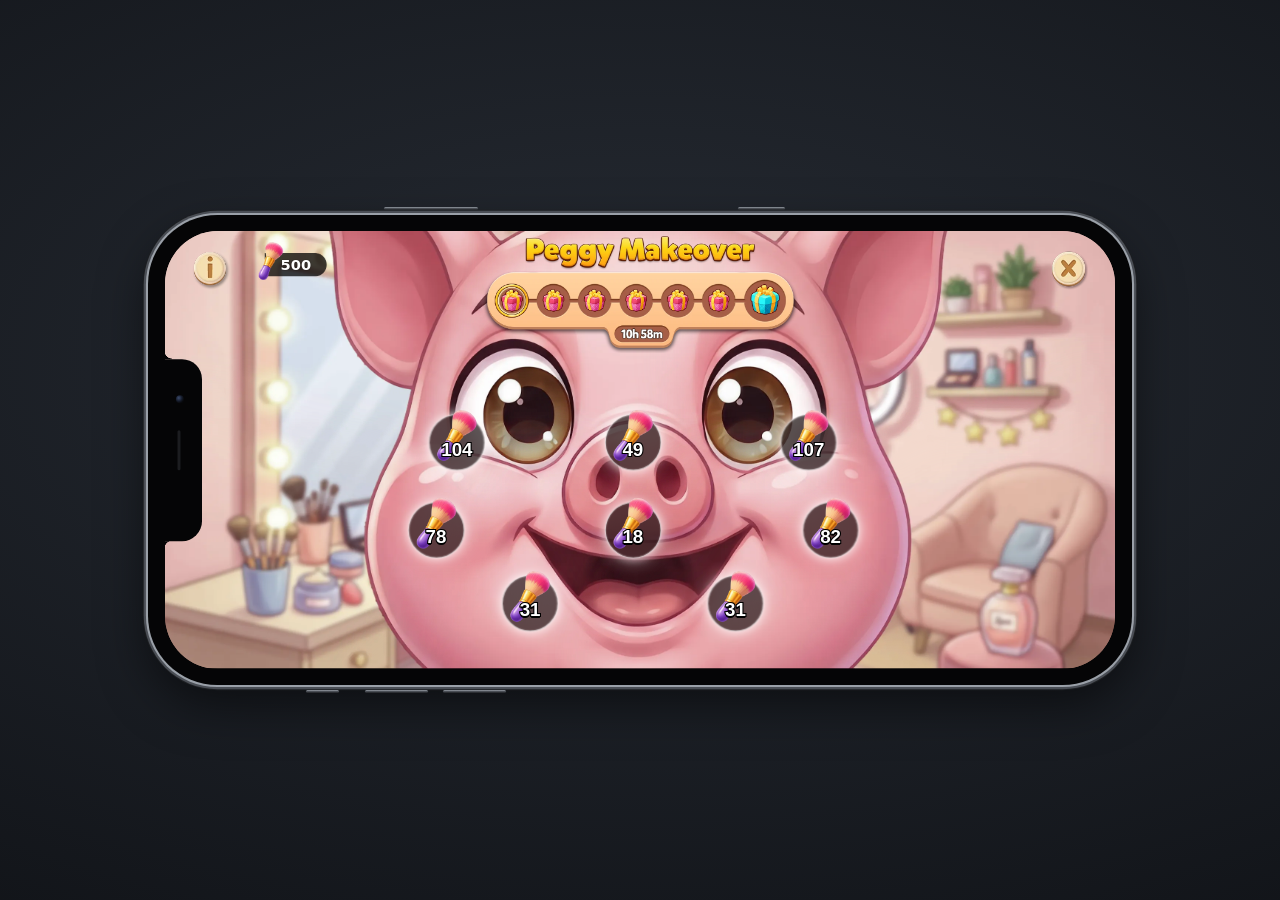
<file: index.html>
<!DOCTYPE html>
<html lang="en">
<head>
  <meta charset="UTF-8" />
  <meta name="viewport" content="width=device-width, initial-scale=1.0, viewport-fit=cover" />
  <!-- Opened from the iPhone Home Screen it runs full screen, without Safari bars. -->
  <meta name="apple-mobile-web-app-capable" content="yes" />
  <meta name="mobile-web-app-capable" content="yes" />
  <meta name="apple-mobile-web-app-status-bar-style" content="black-translucent" />
  <meta name="theme-color" content="#000000" />
  <title>Peggy Makeover</title>
  <!-- All styles and scripts are inlined: this one file is the whole prototype (images stay in assets/). -->
  <style>
*,
*::before,
*::after {
  box-sizing: border-box;
  margin: 0;
  padding: 0;
}

/*
 * Stage = iPhone screen in landscape (2868×1320, ratio 2.1727); the frame is
 * styled after iPhone 14 (corner radius, notch).
 * The game is laid out at a fixed design size (1300×598) and the whole stage
 * is scaled with --stage-scale to fit the phone screen, so every icon, HUD
 * element, VFX and number keeps its proportions on any display.
 * --stage-scale and --screen-w are set by the fit script in index.html.
 */
:root {
  --stage-w: 1300px;
  --stage-h: 598px;
  --stage-scale: 1;
  --screen-w: 1300px;

  --titan-hi: #9aa0a8;
  --titan-mid: #4a4e55;
  --titan-lo: #1c1e21;
  --page-bg-1: #262b33;
  --page-bg-2: #0d0f13;
  --btn-bg: #ffffff;
  --btn-fg: #1b1e24;
  --btn-active-bg: #ffb300;
  --btn-active-fg: #2a1a00;
}

html,
body {
  width: 100%;
  height: 100%;
  overflow: hidden;
  background: radial-gradient(120% 90% at 50% 40%, var(--page-bg-1), var(--page-bg-2));
  font-family: system-ui, -apple-system, Segoe UI, Roboto, sans-serif;
  touch-action: manipulation;
  -webkit-tap-highlight-color: transparent;
}

.viewport {
  width: 100%;
  height: 100%;
  display: flex;
  flex-direction: column;
  align-items: center;
  justify-content: center;
  gap: clamp(14px, 2.4vh, 28px);
  padding: env(safe-area-inset-top) env(safe-area-inset-right)
    env(safe-area-inset-bottom) env(safe-area-inset-left);
}

/* ---------- iPhone 17 Pro Max body, landscape ---------- */
.iphone {
  --bezel: calc(var(--screen-w) * 0.017);
  position: relative;
  flex: none;
  padding: var(--bezel);
  /* iPhone 14: screen corner radius + bezel (less rounded than before) */
  border-radius: calc(var(--screen-w) * 0.073);
  background: #050506;
  /* Titanium band around the glass */
  box-shadow:
    0 0 0 calc(var(--screen-w) * 0.0022) var(--titan-hi),
    0 0 0 calc(var(--screen-w) * 0.0045) var(--titan-mid),
    0 0 0 calc(var(--screen-w) * 0.0055) var(--titan-lo),
    0 calc(var(--screen-w) * 0.02) calc(var(--screen-w) * 0.05) rgba(0, 0, 0, 0.55);
}

/* Side buttons: the top of the phone points left, so the volume side is
   along the bottom edge and the power / camera side along the top edge. */
.iphone-btn {
  position: absolute;
  height: calc(var(--screen-w) * 0.0035);
  border-radius: 2px;
  background: linear-gradient(180deg, var(--titan-hi), var(--titan-mid), var(--titan-lo));
}
.iphone-btn.action { bottom: calc(var(--screen-w) * -0.0085); left: 16%; width: 3.4%; }
.iphone-btn.vol-up { bottom: calc(var(--screen-w) * -0.0085); left: 22%; width: 6.4%; }
.iphone-btn.vol-dn { bottom: calc(var(--screen-w) * -0.0085); left: 30%; width: 6.4%; }
.iphone-btn.power  { top: calc(var(--screen-w) * -0.0085); left: 24%; width: 9.5%; }
.iphone-btn.camera { top: calc(var(--screen-w) * -0.0085); left: 60%; width: 4.8%; }

/* ---------- Screen ---------- */
.device {
  position: relative;
  width: var(--screen-w);
  /* same ratio as the design stage, so the scaled stage fills it exactly */
  height: calc(var(--screen-w) * 598 / 1300);
  /* iPhone 14 display corner radius ≈ 47pt on an 844pt-wide screen */
  border-radius: calc(var(--screen-w) * 0.056);
  overflow: hidden;
  background: #000;
}

/*
 * iPhone 14 notch, on the left edge in landscape (the top of the phone points
 * left). Real proportions: ~162pt long and ~33pt deep on a 390×844pt screen,
 * with rounded inner corners and small concave fillets where it meets the
 * screen edge. Purely decorative.
 */
.notch {
  --notch-len: calc(var(--screen-w) * 0.191);
  --notch-depth: calc(var(--screen-w) * 0.039);
  --notch-r: calc(var(--screen-w) * 0.021);
  --notch-fillet: calc(var(--screen-w) * 0.008);
  position: absolute;
  left: 0;
  top: 50%;
  width: var(--notch-depth);
  height: var(--notch-len);
  transform: translateY(-50%);
  border-radius: 0 var(--notch-r) var(--notch-r) 0;
  background: #050506;
  z-index: 100;
  pointer-events: none;
}

/* Concave fillets that blend the notch into the screen edge. */
.notch::before,
.notch::after {
  content: "";
  position: absolute;
  left: 0;
  width: var(--notch-fillet);
  height: var(--notch-fillet);
}
.notch::before {
  bottom: 100%;
  background: radial-gradient(
    circle at 100% 0,
    transparent calc(var(--notch-fillet) - 0.5px),
    #050506 var(--notch-fillet)
  );
}
.notch::after {
  top: 100%;
  background: radial-gradient(
    circle at 100% 100%,
    transparent calc(var(--notch-fillet) - 0.5px),
    #050506 var(--notch-fillet)
  );
}

/* Earpiece slot and front camera inside the notch. */
.notch-speaker {
  position: absolute;
  left: 38%;
  top: 50%;
  width: calc(var(--screen-w) * 0.0032);
  height: calc(var(--screen-w) * 0.042);
  transform: translate(-50%, -50%);
  border-radius: 999px;
  background: #1c1d20;
}
.notch-camera {
  position: absolute;
  left: 42%;
  top: 22%;
  width: calc(var(--screen-w) * 0.0085);
  height: calc(var(--screen-w) * 0.0085);
  transform: translate(-50%, -50%);
  border-radius: 50%;
  background: radial-gradient(circle at 35% 35%, #3b4a6b 0%, #141a28 45%, #08090c 70%);
}

/* Debug controls, outside the phone screen: oval pills that scale with the window. */
.controls {
  display: flex;
  /* wider spacing between the pills; pushed 30px further below the phone */
  gap: clamp(18px, 2.6vw, 36px);
  margin-top: 30px;
  flex-wrap: wrap;
  justify-content: center;
}

.control-btn {
  appearance: none;
  /* 20% larger than before */
  padding: clamp(9.6px, 1.32vw, 16.8px) clamp(21.6px, 2.88vw, 38.4px);
  border: 0;
  border-radius: 999px;
  background: var(--btn-bg);
  color: var(--btn-fg);
  font-family: inherit;
  font-weight: 600;
  font-size: clamp(14.4px, 1.44vw, 20.4px);
  line-height: 1.2;
  white-space: nowrap;
  box-shadow: 0 4px 14px rgba(0, 0, 0, 0.35);
  cursor: pointer;
  transition: transform 0.12s ease, background-color 0.15s ease;
}

.control-btn:hover {
  transform: translateY(-1px);
}

.control-btn:active {
  transform: scale(0.97);
}

.control-btn.is-active {
  background: var(--btn-active-bg);
  color: var(--btn-active-fg);
}

.control-btn:focus-visible {
  outline: 3px solid #7fb8ff;
  outline-offset: 3px;
}

/* Fixed design size, scaled to fill the phone screen. */
.stage {
  position: absolute;
  left: 0;
  top: 0;
  width: var(--stage-w);
  height: var(--stage-h);
  transform: scale(var(--stage-scale));
  transform-origin: 0 0;
  overflow: hidden;
  background: #000;
  user-select: none;
}

/* Opened on a real phone: no mock-up, the game fills the screen. */
.is-bare .viewport {
  padding: 0;
}
.is-bare .iphone {
  padding: 0;
  border-radius: 0;
  box-shadow: none;
}
.is-bare .iphone-btn,
.is-bare .notch {
  display: none;
}
.is-bare .device {
  border-radius: 0;
}
.is-bare .controls {
  margin-top: 0;
  position: fixed;
  left: 0;
  right: 0;
  bottom: calc(env(safe-area-inset-bottom, 0px) + 8px);
  z-index: 200;
  gap: 6px;
}
.is-bare .control-btn {
  padding: 6px 12px;
  font-size: 11px;
  opacity: 0.85;
}

@media (prefers-reduced-motion: reduce) {
  .control-btn {
    transition: none;
  }
}

.play-area {
  position: absolute;
  inset: 0;
  width: 100%;
  height: 100%;
  overflow: visible;
}

.hud-layer {
  position: absolute;
  inset: 0;
  z-index: 10;
  pointer-events: none;
  --hud-btn-h: 68px;
}

/* Header.png over Milestones_Bar1.png, centered near the top.
   Box matches the two pictures at the same scale: title 774×115, bar 1060×279. */
.hud-top-wrap {
  position: absolute;
  top: 7px;
  left: 50%;
  transform: translateX(-50%);
  height: 161px;
  width: auto;
  aspect-ratio: 1060 / 394;
  max-width: 92%;
  line-height: 0;
  container-type: size;
}

.hud-top {
  width: 100%;
  height: 100%;
  object-fit: contain;
  object-position: center top;
  display: block;
  pointer-events: none;
}

/*
 * Two pictures stacked in one 1060×394 box, same scale as the source files:
 *   Header.png           (774×115) — "Peggy Makeover" title, top, centred
 *   Milestones_Bar1.png  (1060×279) — the panel, full box width, under the title
 * 115/394 of the box is the title, 279/394 is the panel.
 */
.hud-top-wrap {
  display: flex;
  flex-direction: column;
  align-items: center;
}
.hud-title {
  display: block;
  height: 29.2%;
  width: auto;
  max-width: 100%;
  aspect-ratio: 774 / 115;
  flex: none;
  object-fit: contain;
  pointer-events: none;
  user-select: none;
  position: relative;
  z-index: 1;
}
.hud-milestones {
  display: block;
  width: 100%;
  height: auto;
  /* keeps the picture's own proportions; never taller than the space under the title */
  max-height: 70.8%;
  flex: none;
  object-fit: contain;
  pointer-events: none;
  user-select: none;
}

/* Info button: left corner, 30px from left, 68px tall. */
.hud-info {
  position: absolute;
  top: 20px;
  left: 30px;
  height: var(--hud-btn-h);
  width: auto;
  aspect-ratio: 70 / 73;
  padding: 0;
  border: none;
  background: transparent;
  cursor: pointer;
  pointer-events: auto;
  line-height: 0;
  z-index: 11;
}

.hud-info img {
  width: 100%;
  height: 100%;
  object-fit: contain;
  display: block;
  pointer-events: none;
}

/* EventSkuMeter: 30px right of info, 68px tall. */
.hud-meter {
  position: absolute;
  top: 10px;
  left: calc(30px + var(--hud-btn-h) * 70 / 73 + 10px);
  height: var(--hud-btn-h);
  width: auto;
  aspect-ratio: 254 / 149;
  object-fit: contain;
  object-position: left center;
  display: block;
  pointer-events: none;
  z-index: 10;
}

/* Currency counter overlaid on EventSkuMeter. */
.hud-top-count {
  position: absolute;
  /* Sits exactly on the black pill of EventSkuMeter.png (254×149 px picture):
     pill = x 69–253, y 44–113 in picture pixels; one picture pixel = --hud-btn-h / 149. */
  --meter-px: calc(var(--hud-btn-h) / 149);
  top: calc(10px + 44 * var(--meter-px));
  left: calc(30px + var(--hud-btn-h) * 70 / 73 + 10px + 69 * var(--meter-px));
  height: calc(70 * var(--meter-px));
  width: calc(185 * var(--meter-px));
  display: flex;
  align-items: center;
  justify-content: center;
  min-width: 0;
  padding: 0;
  background: transparent;
  color: #fff;
  font-size: 20px;
  font-weight: 700;
  font-family: system-ui, -apple-system, Segoe UI, Roboto, sans-serif;
  line-height: 1;
  text-align: center;
  text-shadow: 0 1px 2px rgba(0, 0, 0, 0.55);
  pointer-events: none;
  white-space: nowrap;
  z-index: 11;
}

/* Close button: 68px tall, 30px from right. */
.hud-close {
  position: absolute;
  top: 20px;
  right: 30px;
  height: var(--hud-btn-h);
  width: auto;
  aspect-ratio: 66 / 68;
  padding: 0;
  border: none;
  background: transparent;
  cursor: pointer;
  pointer-events: auto;
  line-height: 0;
  z-index: 11;
}

.hud-close img {
  width: 100%;
  height: 100%;
  object-fit: contain;
  display: block;
  pointer-events: none;
}

.state-b {
  position: absolute;
  inset: 0;
  width: 100%;
  height: 100%;
  object-fit: cover;
  object-position: center center;
  pointer-events: none;
}

.voronoi-layer {
  position: absolute;
  inset: 0;
  width: 100%;
  height: 100%;
  display: block;
}

.voronoi-layer .cell.is-gone {
  pointer-events: none;
  visibility: hidden;
}

/* Sam in the far bottom-left corner; both faces share one box so the swap
   keeps the exact same position and size. */
.sam {
  position: absolute;
  left: 0;
  bottom: -10px;
  height: 74.13%;
  /* Matches the artwork so the box has no dead space around the character. */
  aspect-ratio: 640 / 956;
  pointer-events: none;
  /* Pulls the transparent padding off-screen so Sam hugs the left edge. */
  transform: translateX(var(--sam-shift, 0px));
  /* Above the scene, numbers and the sponge VFX — nothing covers Sam. */
  z-index: 11;
}

.sam.is-happy {
  animation: sam-cheer 620ms cubic-bezier(0.3, 1.5, 0.5, 1) both;
  transform-origin: 50% 100%;
}

@keyframes sam-cheer {
  0% {
    transform: translateX(var(--sam-shift, 0px)) scale(1);
  }
  35% {
    transform: translateX(var(--sam-shift, 0px)) scale(1.12) translateY(-2%);
  }
  100% {
    transform: translateX(var(--sam-shift, 0px)) scale(1);
  }
}

/* Sparkle burst over Sam when he cheers up. */
.sam-sparkles {
  position: absolute;
  inset: 0;
  pointer-events: none;
  z-index: 12;
  overflow: visible;
}

.sam-face {
  position: absolute;
  inset: 0;
  width: 100%;
  height: 100%;
  object-fit: contain;
  object-position: left bottom;
  filter: drop-shadow(0 10px 18px rgba(0, 0, 0, 0.45));
  transition: opacity 0.35s ease;
}

.sam-face.is-happy {
  opacity: 0;
}

.sam.is-happy .sam-face.is-sad {
  opacity: 0;
}

.sam.is-happy .sam-face.is-happy {
  opacity: 1;
}

.icons-layer {
  position: absolute;
  inset: 0;
  pointer-events: none;
  z-index: 5;
  overflow: visible;
}

.vfx-layer {
  position: absolute;
  inset: 0;
  pointer-events: none;
  overflow: visible;
  z-index: 4;
}

.dust-layer {
  display: none !important;
}

/* wipe7 liquid-splash matte drawn over the piece while it clears. */
.brush-wipe-canvas {
  position: absolute;
  inset: 0;
  width: 100%;
  height: 100%;
  pointer-events: none;
  display: block;
  z-index: 1;
}

.sponge-sparkles {
  position: absolute;
  inset: 0;
  pointer-events: none;
  z-index: 6;
}

.sponge-fx {
  position: absolute;
  inset: 0;
  pointer-events: none;
  z-index: 8;
  overflow: visible;
}

.sponge-sprite {
  position: absolute;
  left: 0;
  top: 0;
  width: var(--sponge-size, 101px);
  height: var(--sponge-size, 101px);
  object-fit: contain;
  opacity: 1;
  filter: drop-shadow(0 8px 12px rgba(0, 0, 0, 0.45));
  will-change: transform, opacity;
  transform-origin: 50% 50%;
}

.sponge-sparkle {
  position: absolute;
  margin: 0;
  transform: translate(-50%, -50%) scale(0.2);
  opacity: 0;
  background: #fff;
  clip-path: polygon(
    50% 0%,
    62% 38%,
    100% 50%,
    62% 62%,
    50% 100%,
    38% 62%,
    0% 50%,
    38% 38%
  );
  filter: drop-shadow(0 0 3px rgba(255, 255, 255, 0.9));
  animation: sponge-sparkle-pop var(--sparkle-dur, 560ms) ease-out
    var(--sparkle-delay, 0ms) forwards;
}

@keyframes sponge-sparkle-pop {
  0% {
    opacity: 0;
    transform: translate(-50%, -50%) scale(0.15) rotate(0deg);
  }
  25% {
    opacity: 1;
    transform: translate(-50%, -50%) scale(1.15) rotate(12deg);
  }
  100% {
    opacity: 0;
    transform: translate(-50%, -58%) scale(0.35) rotate(-8deg);
  }
}

/* Wet lather smeared by the sponge; fades a few frames behind it. */
.sponge-foam-canvas {
  position: absolute;
  inset: 0;
  width: 100%;
  height: 100%;
  pointer-events: none;
  display: block;
  z-index: 2;
}

/* Soap bubbles: iridescent shell, rise off the sponge and pop. */
.soap-bubble {
  position: absolute;
  margin: 0;
  border-radius: 50%;
  pointer-events: none;
  opacity: 0;
  z-index: 58;
  /* Transparent film: colour lives in the rim, the centre stays see-through. */
  background: radial-gradient(
      circle at 32% 27%,
      rgba(255, 255, 255, 0.85) 0%,
      rgba(255, 255, 255, 0.18) 16%,
      rgba(255, 255, 255, 0) 38%
    ),
    radial-gradient(
      circle at 50% 50%,
      rgba(255, 255, 255, 0) 52%,
      rgba(175, 230, 255, 0.3) 74%,
      rgba(255, 205, 245, 0.42) 88%,
      rgba(230, 255, 240, 0.7) 100%
    );
  box-shadow:
    inset 0 0 4px rgba(255, 255, 255, 0.55),
    0 0 5px rgba(200, 240, 255, 0.35);
  will-change: transform, opacity;
  animation: soap-bubble-float var(--bubble-dur, 1100ms)
    cubic-bezier(0.22, 0.7, 0.3, 1) var(--bubble-delay, 0ms) forwards;
}

.soap-bubble::after {
  content: "";
  position: absolute;
  left: 24%;
  top: 20%;
  width: 24%;
  height: 17%;
  border-radius: 50%;
  background: rgba(255, 255, 255, 0.92);
  transform: rotate(-20deg);
}

@keyframes soap-bubble-float {
  0% {
    opacity: 0;
    transform: translate(-50%, -50%) scale(0.2);
  }
  14% {
    opacity: 0.95;
    transform: translate(-50%, -50%) scale(var(--bubble-scale, 1));
  }
  55% {
    opacity: 0.9;
    transform: translate(
        calc(-50% + var(--bubble-dx, 0px) * 0.6),
        calc(-50% + var(--bubble-dy, -40px) * 0.6)
      )
      scale(calc(var(--bubble-scale, 1) * 1.04));
  }
  88% {
    opacity: 0.7;
    transform: translate(
        calc(-50% + var(--bubble-dx, 0px)),
        calc(-50% + var(--bubble-dy, -40px))
      )
      scale(calc(var(--bubble-scale, 1) * 1.1));
  }
  /* Pop. */
  100% {
    opacity: 0;
    transform: translate(
        calc(-50% + var(--bubble-dx, 0px)),
        calc(-50% + var(--bubble-dy, -40px))
      )
      scale(calc(var(--bubble-scale, 1) * 1.5));
  }
}

.cell-icon {
  position: absolute;
  width: 84px;
  height: 98px;
  margin: -54px 0 0 -42px;
  padding: 0;
  border: none;
  background: transparent;
  cursor: pointer;
  pointer-events: auto;
  display: flex;
  flex-direction: column;
  align-items: center;
  justify-content: flex-start;
  gap: 0;
  transition: opacity 0.25s ease, transform 0.28s ease-out;
  transform: translate(0, 0) scale(1);
}

/* Attention hint: when the player leaves the pieces alone, the numbers pulse twice.
   (Uses the separate `scale` property, so it never fights the transform used for flying/hiding.) */
.cell-icon.is-hint {
  animation: cell-hint-pulse 0.75s cubic-bezier(0.45, 0, 0.55, 1) 2;
}

@keyframes cell-hint-pulse {
  0%,
  100% {
    scale: 1;
  }
  50% {
    scale: 1.12;
  }
}

/* Back layer: black circle @ 50% opacity */
.cell-icon-plate {
  position: absolute;
  left: 50%;
  top: 44%;
  /* 20% larger than the original 64px */
  width: 77px;
  height: 77px;
  margin: 0;
  box-sizing: border-box;
  border-radius: 50%;
  /* black circle at 60% */
  background: rgba(0, 0, 0, 0.6);
  /* 1px white outline, softened (blurred) edge */
  border: 1px solid rgba(255, 255, 255, 0.8);
  /* blur the outline + small white glow around the circle */
  box-shadow:
    0 0 2px 0 rgba(255, 255, 255, 0.7),
    inset 0 0 2px 0 rgba(255, 255, 255, 0.45),
    0 0 10px 3px rgba(255, 255, 255, 0.5),
    0 0 22px 7px rgba(255, 255, 255, 0.3);
  /* frosted blur of the picture behind the circle (20px + 30%) */
  -webkit-backdrop-filter: blur(var(--plate-blur, 26px));
  backdrop-filter: blur(var(--plate-blur, 26px));
  transform: translate(-50%, -50%);
  z-index: 1;
  pointer-events: none;
}

/* Middle: SKU icon above the number */
.cell-icon-sku {
  position: relative;
  z-index: 2;
  width: 58px;
  height: auto;
  margin-top: 0;
  object-fit: contain;
  pointer-events: none;
  display: block;
  order: 1;
}

/* Front: number below icon, tucked slightly up onto it */
.cell-icon-label {
  position: relative;
  z-index: 3;
  order: 2;
  margin-top: -18px;
  font-size: 19.2pt;
  font-weight: 800;
  line-height: 1;
  color: #fff;
  -webkit-text-stroke: 3px #000;
  paint-order: stroke fill;
  text-shadow: 0 2px 0 #000;
  pointer-events: none;
}

.cell-icon.is-fading {
  opacity: 0;
  transform: translate(0, 0) scale(1.3);
  pointer-events: none;
}

.cell-icon.is-gone {
  opacity: 0;
  pointer-events: none;
  visibility: hidden;
}

/* Extra dark strip along the very top of every dark screen (result screens and "How to play"):
   80% black at the top, melting away towards the bottom. It keeps the proportions of the design
   file (2560 x 599), so it scales with the screen width, and it sits behind the pictures. */
.reward-screen::before,
.info-overlay::before {
  content: "";
  position: absolute;
  top: 0;
  left: 0;
  right: 0;
  aspect-ratio: 2560 / 599;
  max-height: 70%;
  background: linear-gradient(180deg, rgba(0, 0, 0, 0.8) 0%, rgba(0, 0, 0, 0.8) 5%, rgba(0, 0, 0, 0.8) 10%, rgba(0, 0, 0, 0.8) 15%, rgba(0, 0, 0, 0.8) 20%, rgba(0, 0, 0, 0.8) 25%, rgba(0, 0, 0, 0.8) 30%, rgba(0, 0, 0, 0.8) 35%, rgba(0, 0, 0, 0.793) 40%, rgba(0, 0, 0, 0.78) 45%, rgba(0, 0, 0, 0.753) 50%, rgba(0, 0, 0, 0.701) 55%, rgba(0, 0, 0, 0.616) 60%, rgba(0, 0, 0, 0.494) 65%, rgba(0, 0, 0, 0.349) 70%, rgba(0, 0, 0, 0.212) 75%, rgba(0, 0, 0, 0.105) 80%, rgba(0, 0, 0, 0.04) 85%, rgba(0, 0, 0, 0.012) 90%, rgba(0, 0, 0, 0.003) 95%, rgba(0, 0, 0, 0) 100%);
  pointer-events: none;
}

/* Result screens: one 80% dark layer that stays put while the picture on it changes.
   - after every scene: "Stage Completed!" picture
   - after the last scene: "The Makeover Completed!" picture, then the "Let's Go Again!" card. */
.reward-screen {
  position: absolute;
  inset: 0;
  display: flex;
  align-items: center;
  justify-content: center;
  background: rgba(0, 0, 0, 0);
  opacity: 0;
  pointer-events: none;
  transition: opacity 0.45s ease, background 0.45s ease;
  z-index: 50;
  cursor: pointer;
}

.reward-screen[hidden] {
  display: none;
}

.reward-screen.is-visible {
  background: rgba(0, 0, 0, 0.8);
  opacity: 1;
  pointer-events: auto;
}

/* The "Stage Completed!" / "The Makeover Completed!" picture, as big as fits. */
.reward-popup {
  position: absolute;
  inset: 0;
  margin: auto;
  width: auto;
  height: 100%;
  max-width: 100%;
  object-fit: contain;
  display: block;
  user-select: none;
  -webkit-user-drag: none;
  opacity: 0;
  transform: scale(0.94);
  transition: opacity 0.4s ease, transform 0.5s cubic-bezier(0.2, 1.2, 0.4, 1);
}

.reward-screen.is-visible .reward-popup {
  opacity: 1;
  transform: scale(1);
}

/* Broom and coins of the Makeover screen: fixed to the two bottom corners of the screen, sized
   by the screen height, so they move apart or together as the screen gets wider or narrower. */
.reward-corner {
  position: absolute;
  bottom: 0;
  height: 58%;
  width: auto;
  max-width: 46%;
  object-fit: contain;
  display: block;
  pointer-events: none;
  user-select: none;
  -webkit-user-drag: none;
  opacity: 0;
  transition: opacity 0.45s ease, transform 0.6s cubic-bezier(0.2, 0.9, 0.3, 1);
}

.reward-corner.is-left {
  left: 0;
  height: 72%;
  object-position: left bottom;
  transform: translate(-8%, 6%);
}

.reward-corner.is-right {
  right: 0;
  height: 68%;
  object-position: right bottom;
  transform: translate(8%, 6%);
}

.reward-screen.is-makeover.is-visible .reward-corner {
  opacity: 1;
  transform: none;
}

/* When the "Let's Go Again!" card comes in, the broom slides out to the left and the coins
   slide out to the right, off the screen. */
.reward-screen.is-makeover.is-visible.is-replay .reward-corner {
  opacity: 1;
  transition: transform 0.75s cubic-bezier(0.55, 0, 0.85, 0.35), opacity 0.2s ease 0.6s;
}

.reward-screen.is-makeover.is-visible.is-replay .reward-corner.is-left {
  transform: translateX(-110%);
  opacity: 0;
}

.reward-screen.is-makeover.is-visible.is-replay .reward-corner.is-right {
  transform: translateX(110%);
  opacity: 0;
}

/* Black screen the game fades through when it moves on to the next scene or starts over. */
.blackout {
  position: absolute;
  inset: 0;
  background: #000;
  opacity: 0;
  pointer-events: none;
  transition: opacity 0.5s ease;
  z-index: 70;
}

.blackout.is-on {
  opacity: 1;
  pointer-events: auto;
}

/* Start screen. It covers everything; a tap fades through white into the first scene. */
.splash {
  position: absolute;
  inset: 0;
  z-index: 80;
  background: #000;
  cursor: pointer;
  overflow: hidden;
}

.splash[hidden] {
  display: none;
}

/* Fills the screen; the bottom of the picture (the "Tap to continue" line) is kept in view. */
.splash-img {
  width: 100%;
  height: 100%;
  object-fit: cover;
  object-position: 50% 85%;
  display: block;
  user-select: none;
  -webkit-user-drag: none;
}

/* White screen used for the fade from the start screen into the game. */
.whiteout {
  position: absolute;
  inset: 0;
  background: #fff;
  opacity: 0;
  pointer-events: none;
  transition: opacity 0.5s ease;
  z-index: 90;
}

.whiteout.is-on {
  opacity: 1;
  pointer-events: auto;
}

/* The "Let's Go Again!" card. */
.replay-card {
  position: relative;
  height: 86%;
  aspect-ratio: 1285 / 1040;
  opacity: 0;
  pointer-events: none;
  transform: scale(0.92);
  transition: opacity 0.4s ease, transform 0.5s cubic-bezier(0.2, 1.2, 0.4, 1);
}

.reward-screen.is-replay {
  cursor: default;
}

.reward-screen.is-replay .reward-popup {
  opacity: 0;
  transform: scale(1.04);
  pointer-events: none;
}

.reward-screen.is-replay .replay-card {
  opacity: 1;
  pointer-events: auto;
  transform: scale(1);
}

.replay-card-img {
  width: 100%;
  height: 100%;
  display: block;
  user-select: none;
  -webkit-user-drag: none;
}

/* Invisible tap area exactly over the green Replay button in the picture. */
.replay-button {
  position: absolute;
  left: 35.4%;
  top: 84.1%;
  width: 29.2%;
  height: 13.8%;
  padding: 0;
  border: 0;
  border-radius: 40%;
  background: transparent;
  cursor: pointer;
  -webkit-tap-highlight-color: transparent;
}

.replay-button:active {
  background: rgba(255, 255, 255, 0.12);
}

/* Falling gold stars + corner spotlights, above the reward overlay. */
.spotlight-layer {
  position: absolute;
  inset: 0;
  overflow: hidden;
  pointer-events: none;
  z-index: 13;
  transition: opacity 0.4s ease;
}

.spotlight-layer.is-leaving {
  opacity: 0;
}

.spotlight-canvas {
  position: absolute;
  left: 0;
  top: 0;
  width: 100%;
  height: 100%;
  display: block;
}

.celebrate-layer {
  position: absolute;
  inset: 0;
  pointer-events: none;
  z-index: 9;
  overflow: hidden;
  opacity: 0;
}

.celebrate-layer.is-active {
  opacity: 1;
}

.celebrate-glow {
  position: absolute;
  inset: auto;
  border-radius: 42% 48% 38% 44%;
  background: radial-gradient(
      ellipse at 50% 42%,
      rgba(255, 248, 210, 0.28) 0%,
      rgba(255, 220, 130, 0.1) 42%,
      rgba(255, 255, 255, 0) 70%
    ),
    radial-gradient(
      circle at 30% 55%,
      rgba(255, 255, 255, 0.12) 0%,
      transparent 45%
    ),
    radial-gradient(
      circle at 72% 40%,
      rgba(255, 240, 180, 0.12) 0%,
      transparent 48%
    );
  animation: celebrate-glow-pulse 1.2s ease-in-out infinite alternate;
  mix-blend-mode: screen;
  pointer-events: none;
}

@keyframes celebrate-glow-pulse {
  from {
    opacity: 0.4;
    transform: scale(0.99);
  }
  to {
    opacity: 0.75;
    transform: scale(1.02);
  }
}

.celebrate-sparkle {
  position: absolute;
  width: 14px;
  height: 14px;
  margin: 0;
  pointer-events: none;
  opacity: 0;
  transform: translate(-50%, -50%);
  will-change: transform, opacity, filter;
  animation: celebrate-sparkle-pop var(--spark-dur, 1080ms) ease-in-out
    var(--spark-delay, 0ms) infinite;
  mix-blend-mode: screen;
}

/* Thin 4-point star */
.celebrate-sparkle.is-star {
  background: radial-gradient(
    circle at 50% 50%,
    rgba(255, 255, 255, 1) 0%,
    rgba(255, 248, 210, 0.85) 22%,
    rgba(255, 220, 120, 0.12) 48%,
    transparent 64%
  );
  clip-path: polygon(
    50% 0%,
    54% 42%,
    100% 50%,
    54% 58%,
    50% 100%,
    46% 58%,
    0% 50%,
    46% 42%
  );
  filter: drop-shadow(0 0 2px rgba(255, 245, 190, 0.9))
    drop-shadow(0 0 6px rgba(255, 220, 120, 0.45));
}

/* Soft cross glint */
.celebrate-sparkle.is-glint {
  background:
    linear-gradient(
      90deg,
      transparent 46%,
      rgba(255, 255, 255, 0.95) 50%,
      transparent 54%
    ),
    linear-gradient(
      0deg,
      transparent 46%,
      rgba(255, 250, 220, 0.9) 50%,
      transparent 54%
    ),
    radial-gradient(
      circle,
      rgba(255, 255, 255, 0.9) 0%,
      rgba(255, 230, 150, 0.35) 30%,
      transparent 58%
    );
  border-radius: 50%;
  filter: drop-shadow(0 0 3px rgba(255, 240, 170, 0.75));
}

/* Tiny mote */
.celebrate-sparkle.is-twinkle {
  background: radial-gradient(
    circle,
    rgba(255, 255, 255, 0.95) 0%,
    rgba(255, 240, 180, 0.55) 40%,
    transparent 72%
  );
  border-radius: 50%;
  filter: drop-shadow(0 0 2px rgba(255, 235, 160, 0.7));
}

@keyframes celebrate-sparkle-pop {
  0% {
    opacity: 0;
    transform: translate(-50%, -50%) scale(0.35)
      rotate(var(--spark-rot, 0deg));
  }
  18% {
    opacity: 0.95;
    transform: translate(-50%, -50%) scale(1)
      rotate(calc(var(--spark-rot, 0deg) + 6deg));
  }
  42% {
    opacity: 0.55;
    transform: translate(-50%, -51%) scale(0.7)
      rotate(calc(var(--spark-rot, 0deg) - 2deg));
  }
  68% {
    opacity: 1;
    transform: translate(-50%, -51%) scale(1.05)
      rotate(calc(var(--spark-rot, 0deg) + 4deg));
  }
  100% {
    opacity: 0;
    transform: translate(-50%, -54%) scale(0.3)
      rotate(calc(var(--spark-rot, 0deg) - 8deg));
  }
}

/* ---------- "How to play?" info overlay ---------- */
/* While it is open the HUD layer is lifted above everything (reward screen
   included); inside it the overlay covers the HUD and only Close stays on top. */
.hud-layer.is-info-open {
  z-index: 60;
}

.info-overlay {
  position: absolute;
  inset: 0;
  z-index: 20;
  display: flex;
  align-items: center;
  justify-content: center;
  background: rgba(0, 0, 0, 0.85);
  pointer-events: auto;
  opacity: 0;
  transition: opacity 0.25s ease;
}

.info-overlay[hidden] {
  display: none;
}

.info-overlay.is-visible {
  opacity: 1;
}

.info-screen {
  position: relative;
  width: 100%;
  height: 100%;
  object-fit: contain;
  display: block;
  pointer-events: none;
  user-select: none;
}

.hud-layer.is-info-open .hud-close {
  z-index: 30;
}

@media (prefers-reduced-motion: reduce) {
  .info-overlay {
    transition: none;
  }
}

/* Info and Close buttons 20% smaller, each kept centred on its old spot
   (meter and counter keep the full --hud-btn-h size). */
.hud-info,
.hud-close {
  height: calc(var(--hud-btn-h) * 0.8);
  top: calc(20px + var(--hud-btn-h) * 0.1);
}
.hud-info {
  left: calc(30px + var(--hud-btn-h) * 70 / 73 * 0.1);
}
.hud-close {
  right: calc(30px + var(--hud-btn-h) * 66 / 68 * 0.1);
}

/* ---------- Dust brush clean ---------- */
.brush-fx {
  position: absolute;
  inset: 0;
  pointer-events: none;
  z-index: 8;
  overflow: visible;
}

.brush-sprite {
  position: absolute;
  left: 0;
  top: 0;
  z-index: 2; /* above its own dust clouds */
  object-fit: contain;
  filter: drop-shadow(0 8px 12px rgba(0, 0, 0, 0.4));
  will-change: transform, opacity;
  user-select: none;
}

/* Soft, lumpy dust cloud: a blurred blob with two smaller lumps. */
.dust-puff {
  position: absolute;
  z-index: 1;
  pointer-events: none;
  border-radius: 50%;
  background: radial-gradient(
    circle at 45% 45%,
    rgba(255, 186, 210, 0.92) 0%,
    rgba(255, 140, 184, 0.72) 40%,
    rgba(244, 112, 168, 0.32) 64%,
    rgba(236, 130, 176, 0) 78%
  );
  filter: blur(3.5px);
  opacity: 0;
  transform: translate(-50%, -50%) scale(0.35);
  animation: dust-puff var(--puff-dur, 900ms) cubic-bezier(0.2, 0.7, 0.3, 1)
    var(--puff-delay, 0ms) forwards;
  will-change: transform, opacity;
}

.dust-puff::before,
.dust-puff::after {
  content: "";
  position: absolute;
  border-radius: 50%;
  background: inherit;
}

.dust-puff::before {
  width: 70%;
  height: 70%;
  left: -22%;
  top: 28%;
}

.dust-puff::after {
  width: 58%;
  height: 58%;
  right: -18%;
  top: 8%;
}

@keyframes dust-puff {
  0% {
    opacity: 0;
    transform: translate(-50%, -50%) scale(0.35) rotate(0deg);
  }
  18% {
    opacity: var(--puff-alpha, 0.8);
  }
  55% {
    opacity: calc(var(--puff-alpha, 0.8) * 0.7);
  }
  100% {
    opacity: 0;
    transform: translate(
        calc(-50% + var(--puff-dx, 0px)),
        calc(-50% + var(--puff-dy, -20px))
      )
      scale(var(--puff-scale, 1.8)) rotate(var(--puff-rot, 0deg));
  }
}

/* Bright star that rides with a pink puff so the powder reads as magical. */
.magic-spark {
  position: absolute;
  z-index: 2;
  pointer-events: none;
  margin: 0;
  opacity: 0;
  background: #fff;
  clip-path: polygon(
    50% 0%,
    62% 38%,
    100% 50%,
    62% 62%,
    50% 100%,
    38% 62%,
    0% 50%,
    38% 38%
  );
  filter: drop-shadow(0 0 3px rgba(255, 228, 240, 0.95));
  animation: magic-spark var(--puff-dur, 700ms) ease-out
    var(--puff-delay, 0ms) forwards;
}

.magic-spark.is-gold {
  background: #ffe7a8;
  filter: drop-shadow(0 0 3px rgba(255, 210, 140, 0.95));
}

.magic-spark.is-pink {
  background: #ffd4e8;
  filter: drop-shadow(0 0 3px rgba(255, 170, 205, 0.95));
}

@keyframes magic-spark {
  0% {
    opacity: 0;
    transform: translate(-50%, -50%) scale(0.15) rotate(0deg);
  }
  22% {
    opacity: 1;
    transform: translate(
        calc(-50% + var(--puff-dx, 0px) * 0.28),
        calc(-50% + var(--puff-dy, -24px) * 0.28)
      )
      scale(1.1) rotate(16deg);
  }
  100% {
    opacity: 0;
    transform: translate(
        calc(-50% + var(--puff-dx, 0px)),
        calc(-50% + var(--puff-dy, -24px))
      )
      scale(0.28) rotate(-14deg);
  }
}

@media (prefers-reduced-motion: reduce) {
  .dust-puff,
  .magic-spark {
    animation-duration: 1ms;
  }
}

/* Tapped icon: number and circle vanish, the icon brush is replaced by the
   moving cleaning brush in the same frame. */
/* Brush icon on each piece: 20% larger. Scaled around its lower part so the
   number stays in the same place on it; the layout box is unchanged. */
.cell-icon-sku {
  /* 1.2 × 1.2 = 44% larger than the original picture, 10px lower */
  transform: translateY(10px) scale(1.44);
  transform-origin: 50% 75%;
}

.cell-icon.is-cleaning {
  pointer-events: none;
}
.cell-icon.is-cleaning .cell-icon-plate,
.cell-icon.is-cleaning .cell-icon-label {
  opacity: 0;
  transition: opacity 0.15s ease;
}
.cell-icon.is-cleaning .cell-icon-sku {
  visibility: hidden;
}


/* ---------- Real phone held upright: ask to turn it ---------- */
.rotate-hint {
  display: none;
}
.is-bare.is-portrait .rotate-hint {
  position: fixed;
  inset: 0;
  z-index: 1000;
  display: flex;
  flex-direction: column;
  align-items: center;
  justify-content: center;
  gap: 18px;
  padding: 24px;
  background: #0d0f13;
  color: #fff;
  font: 600 18px/1.35 system-ui, -apple-system, "Segoe UI", Roboto, sans-serif;
  text-align: center;
}
.rotate-hint-phone {
  width: 46px;
  height: 80px;
  border: 3px solid #fff;
  border-radius: 10px;
  animation: rotate-hint 2.2s ease-in-out infinite;
}
@keyframes rotate-hint {
  0%, 25% { transform: rotate(0deg); }
  55%, 100% { transform: rotate(-90deg); }
}
.is-bare.is-portrait .viewport {
  visibility: hidden;
}
@media (prefers-reduced-motion: reduce) {
  .rotate-hint-phone { animation: none; transform: rotate(-90deg); }
}
  </style>
</head>
<body>
  <div class="rotate-hint" aria-live="polite">
    <div class="rotate-hint-phone" aria-hidden="true"></div>
    <div>Поверните телефон горизонтально</div>
  </div>
  <div class="viewport">
    <div class="iphone" id="iphone">
      <span class="iphone-btn action" aria-hidden="true"></span>
      <span class="iphone-btn vol-up" aria-hidden="true"></span>
      <span class="iphone-btn vol-dn" aria-hidden="true"></span>
      <span class="iphone-btn power" aria-hidden="true"></span>
      <span class="iphone-btn camera" aria-hidden="true"></span>

      <div class="device">
        <div class="notch" aria-hidden="true">
          <span class="notch-speaker"></span>
          <span class="notch-camera"></span>
        </div>
        <div class="stage" id="stage">
          <div class="play-area" id="play-area">
            <img class="state-b" id="state-b" src="assets/Scene1-BG1.webp" alt="State B" draggable="false" />
            <svg class="voronoi-layer" id="voronoi-layer" aria-hidden="true"></svg>
            <div class="vfx-layer" id="vfx-layer" aria-hidden="true"></div>
            <div class="icons-layer" id="icons-layer"></div>
            <div class="celebrate-layer" id="celebrate-layer" aria-hidden="true"></div>
          </div>
          <div class="hud-layer" id="hud-layer">
            <div class="hud-top-wrap">
              <!-- Same box as the old combined header: title on top, milestones panel under it. -->
              <img class="hud-title" src="assets/Header.webp" alt="Peggy Makeover" draggable="false" />
              <img class="hud-milestones" id="hud-milestones" src="assets/Milestones_Bar1.webp" alt="" draggable="false" />
            </div>
            <button type="button" class="hud-info" aria-label="Info">
              <img src="assets/info_btn_LS.webp" alt="" draggable="false" />
            </button>
            <img class="hud-meter" src="assets/EventSkuMeter.webp" alt="" draggable="false" />
            <span class="hud-top-count" id="hud-top-count">100</span>
            <!-- "How to play?" screen: dark layer + picture; the Close button stays on top of it. -->
            <div class="info-overlay" id="info-overlay" role="dialog" aria-label="How to play" hidden>
              <img class="info-screen" src="assets/info_screen.webp" alt="How to play" draggable="false" />
            </div>
            <button type="button" class="hud-close" aria-label="Close">
              <img src="assets/close_btn_LS.webp" alt="" draggable="false" />
            </button>
          </div>
          <!-- End of the only scene: Makeover Complete reward. A tap restarts the scene. -->
          <div class="reward-screen" id="reward-screen" hidden>
            <!-- Broom (left) and coins (right) stick to the bottom corners of the screen. -->
            <img class="reward-corner is-left" id="reward-corner-left" alt="" draggable="false" />
            <img class="reward-corner is-right" id="reward-corner-right" alt="" draggable="false" />
            <img class="reward-popup" id="reward-popup" alt="Tap to collect" draggable="false" />
            <div class="replay-card">
              <img class="replay-card-img" id="replay-card-img" alt="Let's Go Again! Let's do the makeover again, now for even bigger rewards!" draggable="false" />
              <button type="button" class="replay-button" id="replay-button" aria-label="Replay"></button>
            </div>
          </div>
          <div class="blackout" id="blackout"></div>
          <!-- Start screen -->
          <div class="splash" id="splash" hidden>
            <img class="splash-img" id="splash-img" alt="Peggy Makeover" draggable="false" />
          </div>
          <div class="whiteout" id="whiteout"></div>
        </div>
      </div>
    </div>
  </div>

  <!-- Fits the phone to the window and scales the fixed-size stage (1300×598) into its screen. -->
  <script>
    (function () {
      var DESIGN_W = 1300;
      var DESIGN_H = 598;
      var root = document.documentElement;

      function isRealPhone() {
        var coarse = window.matchMedia && window.matchMedia("(pointer: coarse)").matches;
        return coarse && Math.min(window.innerWidth, window.innerHeight) < 600;
      }

      function fit() {
        var w = window.innerWidth;
        var h = window.innerHeight;
        var screenW;

        // Real phone held upright: the game is landscape, so ask to turn it.
        root.classList.toggle("is-portrait", isRealPhone() && h > w);

        if (isRealPhone()) {
          root.classList.add("is-bare");
          screenW = Math.min(w, (h * DESIGN_W) / DESIGN_H);
        } else {
          root.classList.remove("is-bare");
          // controls height + gap to the phone + the extra 30px margin above the buttons
          var controlsH = 28 + 30;
          // Phone body ≈ 1.05 × screen width wide and ≈ 0.50 × screen width tall.
          var byWidth = (w - 32) / 1.05;
          var byHeight = (h - controlsH - 40) / 0.5;
          // PHONE_SIZE: 1 = as large as fits the window, 0.8 = 20% smaller.
          var PHONE_SIZE = 0.8;
          screenW = Math.max(200, Math.min(byWidth, byHeight) * PHONE_SIZE);
        }

        root.style.setProperty("--screen-w", screenW.toFixed(2) + "px");
        root.style.setProperty("--stage-scale", (screenW / DESIGN_W).toFixed(5));
      }

      fit();
      window.addEventListener("resize", fit);
      window.addEventListener("orientationchange", function () {
        setTimeout(fit, 100);
      });
    })();
  </script>
  <script>
(function (global) {
  "use strict";

  const EPS = 1e-9;
  /** Pixels each cell grows by so adjacent pieces overlap instead of leaving a seam. */
  const SEAM_OVERLAP = 2.5;

  function distSq(a, b) {
    const dx = a.x - b.x;
    const dy = a.y - b.y;
    return dx * dx + dy * dy;
  }

  function dot(a, b) {
    return a.x * b.x + a.y * b.y;
  }

  /** Negative margin bleeds the cells past the stage so no edge stays uncovered. */
  function rectPolygon(width, height, margin = 0) {
    return [
      { x: margin, y: margin },
      { x: width - margin, y: margin },
      { x: width - margin, y: height - margin },
      { x: margin, y: height - margin },
    ];
  }

  /** Keep points closer to siteA than to siteB. */
  function clipHalfPlane(polygon, siteA, siteB) {
    if (polygon.length === 0) return [];

    const origin = { x: 0, y: 0 };
    const d = { x: siteB.x - siteA.x, y: siteB.y - siteA.y };
    const c = distSq(siteB, origin) - distSq(siteA, origin);

    function inside(p) {
      return 2 * dot(d, p) <= c + EPS;
    }

    function intersect(p1, p2) {
      const dp = { x: p2.x - p1.x, y: p2.y - p1.y };
      const denom = 2 * dot(d, dp);
      if (Math.abs(denom) < EPS) return { x: p1.x, y: p1.y };
      const t = (c - 2 * dot(d, p1)) / denom;
      return {
        x: p1.x + t * dp.x,
        y: p1.y + t * dp.y,
      };
    }

    const output = [];
    for (let i = 0; i < polygon.length; i++) {
      const current = polygon[i];
      const previous = polygon[(i + polygon.length - 1) % polygon.length];
      const currIn = inside(current);
      const prevIn = inside(previous);

      if (currIn) {
        if (!prevIn) {
          output.push(intersect(previous, current));
        }
        output.push(current);
      } else if (prevIn) {
        output.push(intersect(previous, current));
      }
    }
    return output;
  }

  function voronoiCell(site, allSites, width, height, margin = 0) {
    let poly = rectPolygon(width, height, margin);
    for (let i = 0; i < allSites.length; i++) {
      if (i === site.index) continue;
      poly = clipHalfPlane(poly, site, allSites[i]);
      if (poly.length === 0) break;
    }
    return poly;
  }

  function polygonCentroid(polygon) {
    if (polygon.length === 0) return { x: 0, y: 0 };
    if (polygon.length < 3) {
      let sx = 0;
      let sy = 0;
      for (const p of polygon) {
        sx += p.x;
        sy += p.y;
      }
      return { x: sx / polygon.length, y: sy / polygon.length };
    }

    let area = 0;
    let cx = 0;
    let cy = 0;
    for (let i = 0; i < polygon.length; i++) {
      const p0 = polygon[i];
      const p1 = polygon[(i + 1) % polygon.length];
      const cross = p0.x * p1.y - p1.x * p0.y;
      area += cross;
      cx += (p0.x + p1.x) * cross;
      cy += (p0.y + p1.y) * cross;
    }
    area *= 0.5;
    if (Math.abs(area) < EPS) {
      let sx = 0;
      let sy = 0;
      for (const p of polygon) {
        sx += p.x;
        sy += p.y;
      }
      return { x: sx / polygon.length, y: sy / polygon.length };
    }
    return { x: cx / (6 * area), y: cy / (6 * area) };
  }

  function polygonToPoints(polygon) {
    return polygon.map((p) => `${p.x.toFixed(2)},${p.y.toFixed(2)}`).join(" ");
  }

  function signedArea(polygon) {
    let sum = 0;
    for (let i = 0; i < polygon.length; i++) {
      const p0 = polygon[i];
      const p1 = polygon[(i + 1) % polygon.length];
      sum += p0.x * p1.y - p1.x * p0.y;
    }
    return sum * 0.5;
  }

  function polygonArea(polygon) {
    if (polygon.length < 3) return 0;
    return Math.abs(signedArea(polygon));
  }

  /**
   * Push every edge outward by `pad` so neighbouring cells overlap slightly,
   * which hides the antialiased hairline seam between them.
   */
  function expandPolygon(polygon, pad) {
    if (polygon.length < 3 || pad <= 0) return polygon;

    const poly = signedArea(polygon) < 0 ? polygon.slice().reverse() : polygon;
    const n = poly.length;
    const edges = [];

    for (let i = 0; i < n; i++) {
      const p0 = poly[i];
      const p1 = poly[(i + 1) % n];
      const dx = p1.x - p0.x;
      const dy = p1.y - p0.y;
      const len = Math.hypot(dx, dy);
      if (len < EPS) continue;

      const ux = dx / len;
      const uy = dy / len;
      // Outward normal for a positively-signed (counter-clockwise) polygon.
      edges.push({
        point: { x: p0.x + uy * pad, y: p0.y - ux * pad },
        dir: { x: ux, y: uy },
      });
    }

    if (edges.length < 3) return polygon;

    const result = [];
    for (let i = 0; i < edges.length; i++) {
      const a = edges[i];
      const b = edges[(i + 1) % edges.length];
      const cross = a.dir.x * b.dir.y - a.dir.y * b.dir.x;

      if (Math.abs(cross) < EPS) {
        result.push({ x: b.point.x, y: b.point.y });
        continue;
      }

      const wx = b.point.x - a.point.x;
      const wy = b.point.y - a.point.y;
      const t = (wx * b.dir.y - wy * b.dir.x) / cross;
      result.push({ x: a.point.x + a.dir.x * t, y: a.point.y + a.dir.y * t });
    }

    return result;
  }

  function cloneSite(site) {
    return { x: site.x, y: site.y, index: site.index };
  }

  function cellsForSites(sites, width, height) {
    return sites.map((site) => {
      const polygon = voronoiCell(site, sites, width, height);
      return {
        index: site.index,
        site,
        polygon,
        area: polygonArea(polygon),
        centroid: polygonCentroid(polygon),
      };
    });
  }

  function areaBalanceRatio(cells) {
    const areas = cells.map((c) => c.area).filter((a) => a > EPS);
    if (areas.length === 0) return Infinity;
    const min = Math.min(...areas);
    const max = Math.max(...areas);
    if (min < EPS) return Infinity;
    return max / min;
  }

  /**
   * How many seeds sit on each row. Rows are chosen so cells come out roughly
   * square, and the remainder is spread one per row so no slot is left empty.
   */
  function rowCounts(count, width, height) {
    let rows = Math.max(1, Math.round(Math.sqrt((count * height) / width)));
    rows = Math.min(rows, count);

    const base = Math.floor(count / rows);
    const extra = count % rows;
    const counts = [];
    for (let row = 0; row < rows; row++) {
      counts.push(base + (row < extra ? 1 : 0));
    }
    return counts;
  }

  /**
   * Split `total` into `n` uneven parts. `spread` is how far each part may drift
   * from an equal share, so slots — and therefore cells — differ in size.
   */
  function randomSpans(total, n, spread) {
    const weights = [];
    let sum = 0;
    for (let i = 0; i < n; i++) {
      const w = 1 + (Math.random() * 2 - 1) * spread;
      weights.push(w);
      sum += w;
    }
    return weights.map((w) => (w / sum) * total);
  }

  /** Rows of unequal slots, with each seed nudged around inside its own slot. */
  function jitteredGridSeeds(count, width, height, jitter, spread) {
    const counts = rowCounts(count, width, height);
    const rowHeights = randomSpans(height, counts.length, spread);
    const seeds = [];
    let rowTop = 0;

    counts.forEach((cols, row) => {
      const rowHeight = rowHeights[row];
      const colWidths = randomSpans(width, cols, spread);
      let colLeft = 0;

      for (let col = 0; col < cols; col++) {
        const colWidth = colWidths[col];
        const x = colLeft + colWidth * (0.5 + (Math.random() - 0.5) * jitter);
        const y = rowTop + rowHeight * (0.5 + (Math.random() - 0.5) * jitter);
        seeds.push({
          x: Math.max(1, Math.min(width - 1, x)),
          y: Math.max(1, Math.min(height - 1, y)),
          index: seeds.length,
        });
        colLeft += colWidth;
      }
      rowTop += rowHeight;
    });

    return seeds;
  }

  /**
   * Partial Lloyd steps. Moving only part of the way to the centroid rounds off
   * slivers without collapsing the layout back to an even, obviously regular grid.
   */
  function smoothSites(sites, width, height, passes, strength) {
    let current = sites.map(cloneSite);

    for (let pass = 0; pass < passes; pass++) {
      const cells = cellsForSites(current, width, height);
      current = cells.map((cell, i) => ({
        x: current[i].x + (cell.centroid.x - current[i].x) * strength,
        y: current[i].y + (cell.centroid.y - current[i].y) * strength,
        index: cell.index,
      }));
    }

    return current;
  }

  function generateBalancedSites(count, width, height) {
    const JITTER = 0.55;
    const SPREAD = 0.42;
    // Largest piece may be ~2-3.4x the smallest: clearly varied, no slivers.
    const TARGET_MIN = 1.9;
    const TARGET_MAX = 3.4;
    const MAX_ATTEMPTS = 14;
    const midRatio = (TARGET_MIN + TARGET_MAX) / 2;

    let bestSites = null;
    let bestScore = Infinity;

    for (let attempt = 0; attempt < MAX_ATTEMPTS; attempt++) {
      const sites = smoothSites(
        jitteredGridSeeds(count, width, height, JITTER, SPREAD),
        width,
        height,
        1,
        0.22
      );
      const ratio = areaBalanceRatio(cellsForSites(sites, width, height));

      if (ratio >= TARGET_MIN && ratio <= TARGET_MAX) return sites;

      const score = Math.abs(ratio - midRatio);
      if (score < bestScore) {
        bestScore = score;
        bestSites = sites;
      }
    }

    return bestSites;
  }

  function sitesFromNormalized(normalizedSites, width, height) {
    return normalizedSites.map((s, index) => ({
      x: s.nx * width,
      y: s.ny * height,
      index,
    }));
  }

  /** New balanced layout once per page load (normalized 0–1 coordinates). */
  function createSiteLayout(count, width, height) {
    const sites = generateBalancedSites(count, width, height);
    return sites.map((s) => ({
      nx: s.x / width,
      ny: s.y / height,
    }));
  }

  function computeVoronoi(count, width, height, normalizedSites, margin = 0) {
    const sites = normalizedSites
      ? sitesFromNormalized(normalizedSites, width, height)
      : generateBalancedSites(count, width, height);

    return sites.map((site) => {
      const polygon = voronoiCell(site, sites, width, height, margin);
      // Slight overlap between neighbours so no background shows through the seams.
      const padded = expandPolygon(polygon, SEAM_OVERLAP);
      return {
        index: site.index,
        site,
        polygon: padded,
        centroid: polygonCentroid(polygon),
        pointsAttr: polygonToPoints(padded),
      };
    });
  }

  global.VoronoiReveal = {
    PIECE_COUNT: 6,
    createSiteLayout,
    computeVoronoi,
    expandPolygon,
    polygonToPoints,
    polygonArea,
  };
})(window);

  </script>
  <!-- Info button opens the "How to play?" overlay, Close button (or Esc) closes it. -->
  <script>
    (function () {
      var hud = document.getElementById("hud-layer");
      var overlay = document.getElementById("info-overlay");
      var infoBtn = document.querySelector(".hud-info");
      var closeBtn = document.querySelector(".hud-close");
      if (!hud || !overlay || !infoBtn || !closeBtn) return;

      function isOpen() {
        return !overlay.hidden;
      }

      function openInfo(event) {
        if (event) event.stopPropagation();
        overlay.hidden = false;
        hud.classList.add("is-info-open");
        // next frame so the fade-in transition runs
        requestAnimationFrame(function () {
          overlay.classList.add("is-visible");
        });
      }

      function closeInfo(event) {
        if (!isOpen()) return;
        if (event) event.stopPropagation();
        overlay.classList.remove("is-visible");
        hud.classList.remove("is-info-open");
        setTimeout(function () {
          if (!overlay.classList.contains("is-visible")) overlay.hidden = true;
        }, 250);
      }

      infoBtn.addEventListener("click", openInfo);
      closeBtn.addEventListener("click", closeInfo);
      // taps on the dark layer must not reach the game underneath
      overlay.addEventListener("click", function (e) { e.stopPropagation(); });
      overlay.addEventListener("pointerdown", function (e) { e.stopPropagation(); });
      document.addEventListener("keydown", function (e) {
        if (e.key === "Escape") closeInfo(e);
      });
    })();
  </script>
  
  <script>
(function () {
  "use strict";

  /** Wall-clock length of one brush clean (pick-up + sweeping + lift-off). */
  const WIPE_MS = 450;
  /** Timeline, as parts of WIPE_MS. */
  const BRUSH_PICKUP_END = 0.08; // icon brush grows in place, right where it stood
  const BRUSH_SWEEP_END = 0.86; // side-to-side sweeping inside the local area
  /** From here the rest of the piece dissolves, gone exactly when the clean ends. */
  const BRUSH_FADE_START = 0.78;
  /** Brush width while cleaning (it grows to this from the icon size). */
  const BRUSH_SIZE_PX = 90;
  /** Radius of the cleaned trail. Wide and soft so the patch melts outward. */
  const BRUSH_TRAIL_RADIUS_PX = 112 * 0.55;
  /** The brush only sweeps a local square around the number, in stage px. */
  const BRUSH_AREA_PX = 200;
  /** Point on the brush picture (0–1) that touches the scene: tips of the bristles.
   *  Makeup brush art points up-right, so the contact point is near the top. */
  const BRUSH_TIP = { x: 0.57, y: 0.10 };
  /** Fewest / most side-to-side sweeps inside the local area. */
  const BRUSH_MIN_SWEEPS = 2;
  // At 0.45s more sweeps would just flicker, so at most 3.
  const BRUSH_MAX_SWEEPS = 3;

  const FEATHER = 36;
  /** Blur radius of the soft fade where a piece meets its neighbour. */
  const EDGE_FADE = 34;
  /** Corner rounding and the room the edge warp needs outside the stage. */
  const CORNER_RADIUS = 56;
  /** How far edge midpoints bend so borders never read as straight lines. */
  const EDGE_WAVE = 18;
  /** Subdivision spacing along each edge before wave + smoothing. */
  const EDGE_STEP = 14;
  const EDGE_PAD = 180;
  const SVG_NS = "http://www.w3.org/2000/svg";
  const XLINK_NS = "http://www.w3.org/1999/xlink";

  const playArea = document.getElementById("play-area");
  const svgLayer = document.getElementById("voronoi-layer");
  const iconsLayer = document.getElementById("icons-layer");
  const vfxLayer = document.getElementById("vfx-layer");
  const celebrateLayer = document.getElementById("celebrate-layer");
  const rewardScreen = document.getElementById("reward-screen");
  const rewardPopup = document.getElementById("reward-popup");
  const blackout = document.getElementById("blackout");
  const splash = document.getElementById("splash");
  const whiteout = document.getElementById("whiteout");
  // Load the result picture right away so it is ready when the scene ends.
  rewardPopup.src = "assets/MakeOver_Reward_popup_INT.webp";
  const replayButton = document.getElementById("replay-button");
  const stateBImg = document.getElementById("state-b");
  const milestonesImg = document.getElementById("hud-milestones");
  const samEl = document.getElementById("sam");
  const hudTopCountEl = document.getElementById("hud-top-count");

  /** Eight cleaning parts on the single first scene. A tap on the reward screen starts it over. */
  const GAME_PIECES = [8];
  let gameIndex = 0;
  /** Games that use their own milestones panel instead of their scene's (game number − 1 → picture). */
  const GAME_MILESTONES = {
    3: "assets/Milestones_Bar4.png", // game 4
    4: "assets/Milestones_Bar5.png", // game 5
    5: "assets/Milestones_Bar6.png", // game 6
    6: "assets/Milestones_Bar7.png", // game 7
  };

  /** Games that use their own background pictures instead of their scene's (game number − 1 → pictures). */
  const GAME_ART = {
    3: { dirty: "assets/Scene4-BG2.png", clean: "assets/Scene4-BG1.png" }, // game 4
    4: { dirty: "assets/Scene5-BG2.png", clean: "assets/Scene5-BG1.png" }, // game 5
    5: { dirty: "assets/Scene6-BG2.png", clean: "assets/Scene6-BG1.png" }, // game 6
    6: { dirty: "assets/Scene7-BG2.png", clean: "assets/Scene7-BG1.png" }, // game 7
  };

  let currency = budgetForPieceCount(GAME_PIECES[0]);
  let displayCurrency = currency;
  let currencyAnimRaf = 0;

  function budgetForPieceCount(count) {
    if (count <= 6) return 100;
    if (count <= 12) return 500;
    return 1000; // 14–19 pieces
  }

  /** The only scene in this prototype. */
  const SCENES = [
    {
      dirty: "assets/Scene1-BG2.webp",
      clean: "assets/Scene1-BG1.webp",
      milestones: "assets/Milestones_Bar1.webp",
      coins: 3520,
      gems: 352,
    },
  ];

  const CELEBRATE_MS = 2400;
  /** Keeps numbers off the picture border. */
  const EDGE_PAD_PX = 28;
  /** Clearance kept under the Header.png artwork. */
  const HEADER_CLEARANCE_PX = 16;
  /** Cells bleed this far past the stage so the dirty layer covers every edge. */
  const EDGE_BLEED_PX = 80;

  let sceneIndex = 0;
  let stateAUrl = SCENES[0].dirty;
  const iconUrl = "assets/SKU.webp";

  let pieceCount = GAME_PIECES[gameIndex];
  let clearedCount = 0;
  let layoutWidth = 0;
  let layoutHeight = 0;
  let siteLayout = null;
  let celebrating = false;
  let rewardOpen = false;
  let replayOpen = false;
  let splashOpen = false;
  const cellPolygons = new Map();
  /** Where each piece's number sits — the sponge starts scrubbing right there. */
  const cellIconSpots = new Map();

  /** Full-stage dust + spider-web overlay; punched out as pieces clear. */
  let dustCanvas = null;
  let dustCtx = null;
  let dustBase = null;
  /** Soft masks of already-cleaned cells, for redrawing the dust holes. */
  const clearedDustMasks = [];

  const stateAImage = new Image();
  stateAImage.decoding = "async";
  stateAImage.src = stateAUrl;

  function applySceneArt(scene) {
    const art = GAME_ART[gameIndex] || scene;
    stateAUrl = art.dirty;
    stateAImage.src = stateAUrl;
    if (stateBImg) stateBImg.src = art.clean;
    const bar = GAME_MILESTONES[gameIndex] || scene.milestones;
    if (milestonesImg && bar) milestonesImg.src = bar;
  }

  applySceneArt(SCENES[sceneIndex]);

  /**
   * The picture fills the whole phone screen, edge to edge across the full
   * width (no black side bars). The screen is a little wider than the
   * picture, so the picture is scaled to the screen width and a thin strip at
   * the very top and bottom falls outside the screen (like object-fit: cover).
   * Pieces, numbers and the brush always stay inside the visible screen.
   */
  function fitPlayAreaToArt() {
    const stage = playArea.parentElement;
    if (!stage) return;
    playArea.style.left = "0px";
    playArea.style.top = "0px";
    playArea.style.width = `${stage.offsetWidth}px`;
    playArea.style.height = `${stage.offsetHeight}px`;
    playArea.style.right = "auto";
    playArea.style.bottom = "auto";
  }

  stateAImage.addEventListener("load", fitPlayAreaToArt);

  /**
   * Picture used for the cleaning brush. It is the same picture as the icon on
   * each piece, so the icon brush itself lifts off and starts cleaning.
   * (To use a separate picture, put e.g. "assets/brush.png" here.)
   */
  const BRUSH_IMAGE_URL = "assets/SKU.webp";
  const brushImage = new Image();
  brushImage.decoding = "async";
  brushImage.src = BRUSH_IMAGE_URL;

  /**
   * Soft dust cloud: puffs up, drifts away (pushed by the brush) and fades.
   * opts.dx / opts.dy = drift direction, opts.size, opts.delay, opts.duration.
   */
  /** Small star that drifts with the same push as the pink powder. */
  function spawnMagicSpark(layer, x, y, opts) {
    const o = opts || {};
    const size = o.size || 7 + Math.random() * 9;
    const el = document.createElement("span");
    const tint = Math.random();
    el.className =
      "magic-spark" + (tint < 0.34 ? " is-gold" : tint < 0.67 ? " is-pink" : "");
    el.style.left = `${x}px`;
    el.style.top = `${y}px`;
    el.style.width = `${size}px`;
    el.style.height = `${size}px`;
    el.style.setProperty("--puff-dx", `${(o.dx || 0).toFixed(1)}px`);
    el.style.setProperty("--puff-dy", `${(o.dy || -24).toFixed(1)}px`);
    const dur = o.duration || 520 + Math.random() * 380;
    el.style.setProperty("--puff-dur", `${dur}ms`);
    el.style.setProperty("--puff-delay", `${o.delay || 0}ms`);
    layer.appendChild(el);
    window.setTimeout(() => el.remove(), dur + (o.delay || 0) + 80);
  }

  /**
   * Soft dust cloud: puffs up, drifts away (pushed by the brush) and fades.
   * opts.dx / opts.dy = drift direction, opts.size, opts.delay, opts.duration.
   * A sparkle rides with the puff so the powder looks magical.
   */
  function spawnDustPuff(layer, x, y, opts) {
    const o = opts || {};
    const size = o.size || 22 + Math.random() * 26;
    const el = document.createElement("span");
    el.className = "dust-puff";
    el.style.left = `${x}px`;
    el.style.top = `${y}px`;
    el.style.width = `${size}px`;
    el.style.height = `${size}px`;
    el.style.setProperty("--puff-dx", `${(o.dx || 0).toFixed(1)}px`);
    el.style.setProperty("--puff-dy", `${(o.dy || 0).toFixed(1)}px`);
    el.style.setProperty("--puff-scale", (1.5 + Math.random() * 0.9).toFixed(2));
    el.style.setProperty("--puff-rot", `${Math.round((Math.random() - 0.5) * 90)}deg`);
    el.style.setProperty("--puff-alpha", (0.6 + Math.random() * 0.3).toFixed(2));
    const dur = o.duration || 650 + Math.random() * 450;
    el.style.setProperty("--puff-dur", `${dur}ms`);
    el.style.setProperty("--puff-delay", `${o.delay || 0}ms`);
    layer.appendChild(el);
    window.setTimeout(() => el.remove(), dur + (o.delay || 0) + 80);
    const dx = o.dx || 0;
    const dy = (o.dy || 0) - 14;
    spawnMagicSpark(
      layer,
      x + (Math.random() - 0.5) * size * 0.7,
      y + (Math.random() - 0.5) * size * 0.7,
      {
        dx: dx * (0.65 + Math.random() * 0.6),
        dy: dy * (0.65 + Math.random() * 0.6),
        delay: (o.delay || 0) + Math.random() * 90,
        duration: dur * 0.85,
      }
    );
  }

  /** Cloud of dust bursting outward, used on tap and when a piece is finished. */
  function burstDustPuffs(layer, x, y, count, radius) {
    for (let i = 0; i < count; i++) {
      const ang = Math.random() * Math.PI * 2;
      const rad = Math.random() * radius;
      const push = 30 + Math.random() * 45;
      spawnDustPuff(layer, x + Math.cos(ang) * rad, y + Math.sin(ang) * rad, {
        size: 26 + Math.random() * 30,
        delay: Math.random() * 160,
        dx: Math.cos(ang) * push,
        dy: Math.sin(ang) * push - 18,
      });
    }
  }

  /**
   * The stage is laid out at a fixed design size and scaled with a CSS
   * transform to fit the phone screen. getBoundingClientRect() returns the
   * scaled on-screen size, so screen distances are divided by this factor to
   * get back to stage pixels.
   */
  function stageScale() {
    const w = playArea.offsetWidth;
    if (!w) return 1;
    const s = playArea.getBoundingClientRect().width / w;
    return s > 0 ? s : 1;
  }

  function getStageSize() {
    return {
      width: Math.max(1, Math.round(playArea.offsetWidth)),
      height: Math.max(1, Math.round(playArea.offsetHeight)),
    };
  }

  const ICON_SIZE_PX = 84;
  /** Clear space kept between two number plates. */
  const ICON_MIN_GAP_PX = 30;
  /** Matches .cell-icon size + negative margin (anchor = center of plate). */
  const ICON_HALF_W_PX = 42;
  // 54px plate + room for the 20% larger brush icon sticking out above it.
  const ICON_EXTENT_TOP_PX = 62;
  const ICON_EXTENT_BOTTOM_PX = 44;

  /** Bottom edge of the Header.png artwork, in play-area pixels. */
  function headerBottomPx() {
    const header = document.querySelector(".hud-top-wrap");
    if (!header || !playArea) return 0;
    const h = header.getBoundingClientRect();
    if (!h.height) return 0;
    return (h.bottom - playArea.getBoundingClientRect().top) / stageScale();
  }

  /**
   * Area where numbers may sit: the whole picture below the header. Width is
   * not fenced off — pieces at the left and right edges keep their own centre.
   */
  function iconBounds(width, height) {
    // Keep the whole number plate on screen now that the picture fills
    // the screen edge to edge.
    const minX = EDGE_PAD_PX + ICON_HALF_W_PX;
    const maxX = width - EDGE_PAD_PX - ICON_HALF_W_PX;
    // The header and HUD buttons are checked element by element (overlapsHud),
    // so the free corners beside the header stay usable for numbers.
    const minY = EDGE_PAD_PX + ICON_EXTENT_TOP_PX;
    const maxY = height - EDGE_PAD_PX - ICON_EXTENT_BOTTOM_PX;
    return {
      minX,
      maxX: Math.max(minX, maxX),
      minY,
      maxY: Math.max(minY, maxY),
    };
  }

  function clampIconPoint(x, y, width, height) {
    const b = iconBounds(width, height);
    return {
      x: Math.min(b.maxX, Math.max(b.minX, x)),
      y: Math.min(b.maxY, Math.max(b.minY, y)),
    };
  }

  /** Breathing room numbers keep from Sam's silhouette. */
  const SAM_CLEAR_PX = 30;
  /** Opaque bounds of the artwork (normalized) — filled in once measured. */
  let samArtBox = { x0: 0, y0: 0, x1: 1, y1: 1 };

  /** Sam's visible silhouette in play-area pixels (ignores transparent edges). */
  function samRect() {
    if (!samEl || !playArea) return null;
    const s = samEl.getBoundingClientRect();
    if (!s.width || !s.height) return null;
    const pa = playArea.getBoundingClientRect();
    const k = stageScale();
    return {
      x: (s.left - pa.left + s.width * samArtBox.x0) / k,
      y: (s.top - pa.top + s.height * samArtBox.y0) / k,
      w: (s.width * (samArtBox.x1 - samArtBox.x0)) / k,
      h: (s.height * (samArtBox.y1 - samArtBox.y0)) / k,
    };
  }

  /** Sam sits on top of everything, so numbers keep SAM_CLEAR_PX away. */
  function overlapsSam(point) {
    const r = samRect();
    if (!r) return false;
    return (
      point.x + ICON_HALF_W_PX > r.x - SAM_CLEAR_PX &&
      point.x - ICON_HALF_W_PX < r.x + r.w + SAM_CLEAR_PX &&
      point.y + ICON_EXTENT_BOTTOM_PX > r.y - SAM_CLEAR_PX &&
      point.y - ICON_EXTENT_TOP_PX < r.y + r.h + SAM_CLEAR_PX
    );
  }

  /** Header + HUD buttons in stage pixels; measured once per layout. */
  let hudBoxCache = null;

  function hudBoxes() {
    if (hudBoxCache) return hudBoxCache;
    const pa = playArea.getBoundingClientRect();
    const k = stageScale();
    hudBoxCache = Array.from(
      document.querySelectorAll(".hud-top-wrap, .hud-info, .hud-meter, .hud-close, .notch")
    )
      .map((el) => el.getBoundingClientRect())
      .filter((r) => r.width && r.height)
      .map((r) => ({
        x: (r.left - pa.left) / k,
        y: (r.top - pa.top) / k,
        w: r.width / k,
        h: r.height / k,
      }));
    return hudBoxCache;
  }

  /** A number at `point` would touch the header or a HUD button. */
  function overlapsHud(point) {
    const pad = HEADER_CLEARANCE_PX;
    return hudBoxes().some(
      (r) =>
        point.x + ICON_HALF_W_PX > r.x - pad &&
        point.x - ICON_HALF_W_PX < r.x + r.w + pad &&
        point.y + ICON_EXTENT_BOTTOM_PX > r.y - pad &&
        point.y - ICON_EXTENT_TOP_PX < r.y + r.h + pad
    );
  }

  /** Spot is covered by Sam or by the HUD. */
  function blockedSpot(point) {
    return overlapsSam(point) || overlapsHud(point);
  }

  /**
   * Slide the artwork left until the silhouette touches the picture edge.
   * Expressed in percent of Sam's own width, so it survives any relayout.
   */
  function applySamShift() {
    if (!samEl) return;
    samEl.style.setProperty("--sam-shift", `${(-samArtBox.x0 * 100).toFixed(3)}%`);
  }

  /**
   * Both poses are measured for opaque pixels; the union drives the exclusion
   * zone and the smaller left padding drives the shift, so neither gets cropped.
   */
  function measureSamArt() {
    if (!samEl) return;
    const sources = ["assets/sam-sad.png", "assets/sam-happy.png"];
    const jobs = sources.map(
      (src) =>
        new Promise((resolve) => {
          const img = new Image();
          img.onerror = () => resolve(null);
          img.onload = () => {
            const w = 200;
            const h = Math.max(
              1,
              Math.round((200 * img.naturalHeight) / img.naturalWidth)
            );
            const canvas = document.createElement("canvas");
            canvas.width = w;
            canvas.height = h;
            const ctx = canvas.getContext("2d", { willReadFrequently: true });
            ctx.drawImage(img, 0, 0, w, h);
            const data = ctx.getImageData(0, 0, w, h).data;
            let x0 = w;
            let y0 = h;
            let x1 = 0;
            let y1 = 0;
            let found = false;
            for (let y = 0; y < h; y++) {
              for (let x = 0; x < w; x++) {
                if (data[(y * w + x) * 4 + 3] <= 12) continue;
                found = true;
                if (x < x0) x0 = x;
                if (x > x1) x1 = x;
                if (y < y0) y0 = y;
                if (y > y1) y1 = y;
              }
            }
            resolve(
              found
                ? { x0: x0 / w, y0: y0 / h, x1: (x1 + 1) / w, y1: (y1 + 1) / h }
                : null
            );
          };
          img.src = src;
        })
    );

    return Promise.all(jobs).then((boxes) => {
      const found = boxes.filter(Boolean);
      if (!found.length) return;
      samArtBox = {
        x0: Math.min(...found.map((b) => b.x0)),
        y0: Math.min(...found.map((b) => b.y0)),
        x1: Math.max(...found.map((b) => b.x1)),
        y1: Math.max(...found.map((b) => b.y1)),
      };
      applySamShift();
      // Numbers were laid out against a wider box — redo it while nothing is cleared.
      if (clearedCount === 0) {
        layoutWidth = 0;
        layoutHeight = 0;
        buildScene();
      }
    });
  }

  /**
   * Eight brush icons on Peggy's face only (normalized 0–1 in the scene art).
   * Cheeks, snout and chin — not the ears, and not the room around her.
   */
  const FACE_ART_SPOTS = [
    { u: 0.307, v: 0.501 },
    { u: 0.492, v: 0.501 },
    { u: 0.677, v: 0.501 },
    { u: 0.285, v: 0.695 },
    { u: 0.492, v: 0.695 },
    { u: 0.700, v: 0.695 },
    { u: 0.384, v: 0.856 },
    { u: 0.600, v: 0.856 },
  ];

  /** Scene art pixel → stage pixel, matching drawImageCover (xMidYMid slice). */
  function artSpotToStage(u, v, width, height) {
    const iw = stateAImage.naturalWidth || 2573;
    const ih = stateAImage.naturalHeight || 1228;
    const scale = Math.max(width / iw, height / ih);
    const sx = (iw - width / scale) * 0.5;
    const sy = (ih - height / scale) * 0.5;
    return {
      x: (u * iw - sx) * scale,
      y: (v * ih - sy) * scale,
    };
  }

  /** The tap icons, in stage pixels, all inside the face. */
  function faceIconSpots(width, height) {
    return FACE_ART_SPOTS.map((s) => artSpotToStage(s.u, s.v, width, height));
  }

  /** Sites sit on the face so each numbered brush is on Peggy, not the room. */
  function createSpreadSiteLayout(count, width, height) {
    const spots = faceIconSpots(width, height).slice(0, count);
    while (spots.length < count) spots.push(spots[spots.length - 1]);
    return spots.map((p) => ({ nx: p.x / width, ny: p.y / height }));
  }

  /** Gap between a number at `p` and the closest already-placed one. */
  function iconSeparation(p, placed) {
    let worst = Infinity;
    for (const o of placed) {
      const gapX = Math.abs(p.x - o.x) - ICON_SIZE_PX;
      const gapY =
        Math.abs(p.y - o.y) - (ICON_EXTENT_TOP_PX + ICON_EXTENT_BOTTOM_PX);
      worst = Math.min(worst, Math.max(gapX, gapY));
    }
    return worst;
  }

  function iconSpotFree(p, placed, gap) {
    return iconSeparation(p, placed) >= (gap === undefined ? ICON_MIN_GAP_PX : gap);
  }

  function closestTo(anchor, points) {
    let best = null;
    let bestDist = Infinity;
    for (const p of points) {
      const d = Math.hypot(p.x - anchor.x, p.y - anchor.y);
      if (d < bestDist) {
        bestDist = d;
        best = p;
      }
    }
    return best;
  }

  function distanceToSegment(p, a, b) {
    const dx = b.x - a.x;
    const dy = b.y - a.y;
    const lenSq = dx * dx + dy * dy;
    const t =
      lenSq > 0
        ? Math.max(
            0,
            Math.min(1, ((p.x - a.x) * dx + (p.y - a.y) * dy) / lenSq)
          )
        : 0;
    return Math.hypot(p.x - (a.x + dx * t), p.y - (a.y + dy * t));
  }

  function distanceToPolygonEdge(p, polygon) {
    let best = Infinity;
    for (let i = 0; i < polygon.length; i++) {
      const a = polygon[i];
      const b = polygon[(i + 1) % polygon.length];
      best = Math.min(best, distanceToSegment(p, a, b));
    }
    return best;
  }

  function distanceOutsideRect(p, r) {
    const dx = Math.max(r.x - p.x, p.x - (r.x + r.w), 0);
    const dy = Math.max(r.y - p.y, p.y - (r.y + r.h), 0);
    return Math.hypot(dx, dy);
  }

  /** How much room a spot has before it hits the piece rim, Sam or the frame. */
  function clearanceAt(p, cell, b) {
    let room = Math.min(
      distanceToPolygonEdge(p, cell.polygon),
      p.x - b.minX,
      b.maxX - p.x,
      p.y - b.minY,
      b.maxY - p.y
    );
    const sam = samRect();
    if (sam) {
      room = Math.min(
        room,
        distanceOutsideRect(p, {
          x: sam.x - SAM_CLEAR_PX - ICON_HALF_W_PX,
          y: sam.y - SAM_CLEAR_PX - ICON_EXTENT_BOTTOM_PX,
          w: sam.w + (SAM_CLEAR_PX + ICON_HALF_W_PX) * 2,
          h: sam.h + SAM_CLEAR_PX * 2 + ICON_EXTENT_TOP_PX + ICON_EXTENT_BOTTOM_PX,
        })
      );
    }
    return room;
  }

  /**
   * Middle of the part of a piece a number may use. Spots that clear their
   * neighbours always win; among those, the one furthest from the piece rim
   * and from Sam reads as the centre of what is left of the piece.
   */
  function mostCentralSpot(points, cell, b, placed) {
    let best = null;
    let bestScore = -Infinity;
    for (const p of points) {
      const score =
        clearanceAt(p, cell, b) + (iconSpotFree(p, placed) ? 1e4 : 0);
      if (score > bestScore) {
        bestScore = score;
        best = p;
      }
    }
    return best;
  }

  /** Re-sample around a coarse pick, since the grid step is tens of pixels. */
  function refineCentralSpot(pick, cell, b, placed, step) {
    let best = pick;
    for (let ring = step / 2; ring >= 4; ring /= 2) {
      const around = [best];
      for (let iy = -1; iy <= 1; iy++) {
        for (let ix = -1; ix <= 1; ix++) {
          if (!ix && !iy) continue;
          const p = { x: best.x + ix * ring, y: best.y + iy * ring };
          if (!inIconBounds(p, b)) continue;
          if (blockedSpot(p)) continue;
          if (!pointInPolygon(p, cell.polygon)) continue;
          around.push(p);
        }
      }
      best = mostCentralSpot(around, cell, b, placed) || best;
    }
    return best;
  }

  function inIconBounds(p, b) {
    return p.x >= b.minX && p.x <= b.maxX && p.y >= b.minY && p.y <= b.maxY;
  }

  /** Sutherland-Hodgman clip against one edge of the picture. */
  function clipHalfPlane(polygon, keep, cross) {
    const out = [];
    for (let i = 0; i < polygon.length; i++) {
      const cur = polygon[i];
      const prev = polygon[(i + polygon.length - 1) % polygon.length];
      const curIn = keep(cur);
      const prevIn = keep(prev);
      if (curIn) {
        if (!prevIn) out.push(cross(prev, cur));
        out.push(cur);
      } else if (prevIn) {
        out.push(cross(prev, cur));
      }
    }
    return out;
  }

  function clipPolygonToRect(polygon, x0, y0, x1, y1) {
    const atX = (a, b, x) => ({
      x,
      y: a.y + ((b.y - a.y) * (x - a.x)) / (b.x - a.x || 1e-6),
    });
    const atY = (a, b, y) => ({
      x: a.x + ((b.x - a.x) * (y - a.y)) / (b.y - a.y || 1e-6),
      y,
    });
    let out = polygon;
    out = clipHalfPlane(out, (p) => p.x >= x0, (a, b) => atX(a, b, x0));
    out = clipHalfPlane(out, (p) => p.x <= x1, (a, b) => atX(a, b, x1));
    out = clipHalfPlane(out, (p) => p.y >= y0, (a, b) => atY(a, b, y0));
    out = clipHalfPlane(out, (p) => p.y <= y1, (a, b) => atY(a, b, y1));
    return out;
  }

  function polygonCentroid(polygon) {
    let twiceArea = 0;
    let cx = 0;
    let cy = 0;
    for (let i = 0; i < polygon.length; i++) {
      const p = polygon[i];
      const q = polygon[(i + 1) % polygon.length];
      const cross = p.x * q.y - q.x * p.y;
      twiceArea += cross;
      cx += (p.x + q.x) * cross;
      cy += (p.y + q.y) * cross;
    }
    if (Math.abs(twiceArea) < 1e-6) return null;
    return { x: cx / (3 * twiceArea), y: cy / (3 * twiceArea) };
  }

  /**
   * The part of a piece a number can actually sit on: pieces bleed past the
   * picture and run under the header, and those parts must not pull the number
   * off the visible middle of the piece.
   */
  function visiblePart(cell, width, height) {
    const top = headerBottomPx() + HEADER_CLEARANCE_PX;
    const clipped = clipPolygonToRect(cell.polygon, 0, top, width, height);
    return clipped.length >= 3 ? clipped : cell.polygon;
  }

  /** Spots inside one piece that are on the picture, below the header, off Sam. */
  function cellCandidates(cell, width, height) {
    const b = iconBounds(width, height);
    const bbox = polygonBBox(visiblePart(cell, width, height));
    const steps = 18;
    const spots = [];
    for (let iy = 0; iy <= steps; iy++) {
      for (let ix = 0; ix <= steps; ix++) {
        const p = {
          x: bbox.minX + (bbox.width * ix) / steps,
          y: bbox.minY + (bbox.height * iy) / steps,
        };
        if (!inIconBounds(p, b)) continue;
        if (blockedSpot(p)) continue;
        if (!pointInPolygon(p, cell.polygon)) continue;
        spots.push(p);
      }
    }
    return spots;
  }

  /** Nearest free spot anywhere on the picture, for pieces that have none. */
  function freeSpotNear(anchor, width, height, placed, gap) {
    const b = iconBounds(width, height);
    const step = 12;
    const spots = [];
    for (let y = b.minY; y <= b.maxY; y += step) {
      for (let x = b.minX; x <= b.maxX; x += step) {
        const p = { x, y };
        if (blockedSpot(p)) continue;
        if (!iconSpotFree(p, placed, gap)) continue;
        spots.push(p);
      }
    }
    return closestTo(anchor, spots);
  }

  /**
   * Where a piece's number sits: the centre of that piece, unless Sam, the
   * header or the picture edge takes that spot — then the centre of whatever
   * of the piece is left.
   */
  function iconPointForCell(cell, width, height, placed) {
    const b = iconBounds(width, height);
    const middle =
      polygonCentroid(visiblePart(cell, width, height)) ||
      cell.centroid ||
      cell.site;
    const centre = clampIconPoint(middle.x, middle.y, width, height);
    const centreUsable =
      !blockedSpot(centre) && pointInPolygon(centre, cell.polygon);

    if (centreUsable && iconSpotFree(centre, placed)) return centre;

    const inside = cellCandidates(cell, width, height);

    // Only a neighbour is in the way: step off the centre as little as possible.
    if (centreUsable) {
      const free = inside.filter((p) => iconSpotFree(p, placed));
      if (free.length) return closestTo(centre, free);
    }

    let insidePick = null;
    if (inside.length) {
      const bbox = polygonBBox(visiblePart(cell, width, height));
      const step = Math.max(bbox.width, bbox.height) / 18;
      insidePick = refineCentralSpot(
        mostCentralSpot(inside, cell, b, placed),
        cell,
        b,
        placed,
        step
      );
      if (iconSpotFree(insidePick, placed)) return insidePick;
    }

    // No free spot inside the piece (or Sam / the header covers it):
    // take the nearest free spot to the piece centre so numbers never overlap.
    const anchor = insidePick || centre;
    // If the picture is crowded, accept a smaller gap rather than an overlap
    // (gap 0 = plates just touch, never overlap).
    for (const gap of [ICON_MIN_GAP_PX, 20, 12, 6, 0]) {
      const outside = freeSpotNear(anchor, width, height, placed, gap);
      if (outside) return outside;
    }
    return insidePick || pushOutOfSam(centre, width, height);
  }

  /** Nearest spot beside or above Sam, so a number is never hidden by him. */
  function pushOutOfSam(point, width, height) {
    if (!overlapsSam(point)) return point;
    const r = samRect();
    const b = iconBounds(width, height);
    const beside = {
      x: Math.min(b.maxX, r.x + r.w + SAM_CLEAR_PX + ICON_HALF_W_PX),
      y: point.y,
    };
    const above = {
      x: point.x,
      y: Math.max(b.minY, r.y - SAM_CLEAR_PX - ICON_EXTENT_BOTTOM_PX),
    };
    const clear = [beside, above].filter((p) => !overlapsSam(p));
    if (!clear.length) return { x: beside.x, y: above.y };

    clear.sort(
      (p, q) =>
        Math.hypot(p.x - point.x, p.y - point.y) -
        Math.hypot(q.x - point.x, q.y - point.y)
    );
    return clear[0];
  }

  /** Draw like CSS object-fit: cover — fill the scene, crop overflow. */
  function drawImageCover(ctx, img, dx, dy, dw, dh) {
    const iw = img.naturalWidth || img.width;
    const ih = img.naturalHeight || img.height;
    if (!iw || !ih || !dw || !dh) return;
    const scale = Math.max(dw / iw, dh / ih);
    const sw = dw / scale;
    const sh = dh / scale;
    const sx = (iw - sw) * 0.5;
    const sy = (ih - sh) * 0.5;
    ctx.drawImage(img, sx, sy, sw, sh, dx, dy, dw, dh);
  }

  function polygonBBox(polygon) {
    let minX = Infinity;
    let minY = Infinity;
    let maxX = -Infinity;
    let maxY = -Infinity;
    for (const p of polygon) {
      minX = Math.min(minX, p.x);
      minY = Math.min(minY, p.y);
      maxX = Math.max(maxX, p.x);
      maxY = Math.max(maxY, p.y);
    }
    return { minX, minY, maxX, maxY, width: maxX - minX, height: maxY - minY };
  }

  function clearLayers() {
    svgLayer.innerHTML = "";
    iconsLayer.innerHTML = "";
    vfxLayer.innerHTML = "";
    cellPolygons.clear();
    cellIconSpots.clear();
    clearedDustMasks.length = 0;
    if (dustCanvas) {
      dustCanvas.remove();
      dustCanvas = null;
      dustCtx = null;
    }
    dustBase = null;
  }

  function ensureDustLayer(width, height) {
    // Dirt / dust overlay removed.
    if (dustCanvas) {
      dustCanvas.remove();
      dustCanvas = null;
      dustCtx = null;
    }
    dustBase = null;
  }

  function mulberry32(seed) {
    let t = seed >>> 0;
    return function () {
      t += 0x6d2b79f5;
      let r = Math.imul(t ^ (t >>> 15), 1 | t);
      r ^= r + Math.imul(r ^ (r >>> 7), 61 | r);
      return ((r ^ (r >>> 14)) >>> 0) / 4294967296;
    };
  }

  function paintDustAndWebs(ctx, width, height) {
    ctx.clearRect(0, 0, width, height);
    const rnd = mulberry32(91 + pieceCount * 13);
    const minSide = Math.min(width, height);

    const haze = ctx.createRadialGradient(
      width * 0.45,
      height * 0.35,
      minSide * 0.1,
      width * 0.5,
      height * 0.5,
      minSide * 0.85
    );
    haze.addColorStop(0, "rgba(185, 170, 145, 0.14)");
    haze.addColorStop(0.45, "rgba(140, 125, 100, 0.22)");
    haze.addColorStop(1, "rgba(75, 62, 48, 0.34)");
    ctx.fillStyle = haze;
    ctx.fillRect(0, 0, width, height);

    for (let i = 0; i < 3; i++) {
      const wx = width * (0.12 + i * 0.28);
      const shaft = ctx.createLinearGradient(wx, 0, wx + width * 0.08, height);
      shaft.addColorStop(0, "rgba(210, 200, 175, 0.1)");
      shaft.addColorStop(0.55, "rgba(180, 165, 140, 0.04)");
      shaft.addColorStop(1, "rgba(180, 165, 140, 0)");
      ctx.fillStyle = shaft;
      ctx.beginPath();
      ctx.moveTo(wx - 20, 0);
      ctx.lineTo(wx + width * 0.1, 0);
      ctx.lineTo(wx + width * 0.18, height);
      ctx.lineTo(wx - width * 0.02, height);
      ctx.closePath();
      ctx.fill();
    }

    for (let i = 0; i < 90; i++) {
      const x = rnd() * width;
      const y = rnd() * height;
      const r = 20 + rnd() * 75;
      const g = ctx.createRadialGradient(x, y, 0, x, y, r);
      const a = 0.05 + rnd() * 0.12;
      g.addColorStop(0, "rgba(165, 148, 120, " + a + ")");
      g.addColorStop(1, "rgba(165, 148, 120, 0)");
      ctx.fillStyle = g;
      ctx.beginPath();
      ctx.arc(x, y, r, 0, Math.PI * 2);
      ctx.fill();
    }

    for (let i = 0; i < Math.floor(width * height * 0.0014); i++) {
      const x = rnd() * width;
      const y = rnd() * height;
      ctx.fillStyle = "rgba(220, 205, 175, " + (0.12 + rnd() * 0.28) + ")";
      const s = 0.7 + rnd() * 1.8;
      ctx.fillRect(x, y, s, s * (0.4 + rnd() * 0.9));
    }
  }

  /**
   * Redraw dust from the pristine base, then punch holes for cleaned areas.
   * Optional live wipe hole: soft cell ∩ cleared part of wipe matte.
   */
  function redrawDust(liveSoft, liveKeepMatte, brushRect) {
    if (!dustCtx || !dustBase) return;
    const w = dustCanvas.width;
    const h = dustCanvas.height;
    dustCtx.setTransform(1, 0, 0, 1, 0, 0);
    dustCtx.globalCompositeOperation = "source-over";
    dustCtx.globalAlpha = 1;
    dustCtx.clearRect(0, 0, w, h);
    dustCtx.drawImage(dustBase, 0, 0);

    dustCtx.globalCompositeOperation = "destination-out";
    clearedDustMasks.forEach((mask) => {
      dustCtx.drawImage(mask, 0, 0);
    });

    if (liveSoft && liveKeepMatte && brushRect) {
      const hole = document.createElement("canvas");
      hole.width = w;
      hole.height = h;
      const hctx = hole.getContext("2d");
      // White where wipe has already cleared inside the brush footprint.
      hctx.fillStyle = "#fff";
      hctx.fillRect(brushRect.x, brushRect.y, brushRect.w, brushRect.h);
      hctx.globalCompositeOperation = "destination-out";
      hctx.drawImage(
        liveKeepMatte,
        brushRect.x,
        brushRect.y,
        brushRect.w,
        brushRect.h
      );
      // Limit to the soft cell silhouette.
      hctx.globalCompositeOperation = "destination-in";
      hctx.drawImage(liveSoft, 0, 0);
      dustCtx.drawImage(hole, 0, 0);
    } else if (liveSoft) {
      dustCtx.drawImage(liveSoft, 0, 0);
    }

    dustCtx.globalCompositeOperation = "source-over";
  }

  function commitDustHole(softMask) {
    if (!softMask) return;
    clearedDustMasks.push(softMask);
    redrawDust();
  }

  /**
   * Warps a shape's outline into a smooth wavy line. Both noise fields are
   * functions of stage position only, so two pieces sharing a border get warped
   * identically and their borders stay glued together.
   */
  function buildEdgeWarpFilter(id, width, height, warp) {
    const filter = document.createElementNS(SVG_NS, "filter");
    filter.setAttribute("id", id);
    filter.setAttribute("filterUnits", "userSpaceOnUse");
    filter.setAttribute("x", String(-EDGE_PAD));
    filter.setAttribute("y", String(-EDGE_PAD));
    filter.setAttribute("width", String(width + EDGE_PAD * 2));
    filter.setAttribute("height", String(height + EDGE_PAD * 2));

    const swellNoise = document.createElementNS(SVG_NS, "feTurbulence");
    swellNoise.setAttribute("type", "fractalNoise");
    swellNoise.setAttribute("baseFrequency", warp.frequency.toFixed(5));
    swellNoise.setAttribute("numOctaves", "2");
    swellNoise.setAttribute("seed", "7");
    swellNoise.setAttribute("result", "swellNoise");

    const swell = document.createElementNS(SVG_NS, "feDisplacementMap");
    swell.setAttribute("in", "SourceGraphic");
    swell.setAttribute("in2", "swellNoise");
    swell.setAttribute("scale", String(warp.swell));
    swell.setAttribute("xChannelSelector", "R");
    swell.setAttribute("yChannelSelector", "G");
    swell.setAttribute("result", "swelled");

    const rippleNoise = document.createElementNS(SVG_NS, "feTurbulence");
    rippleNoise.setAttribute("type", "fractalNoise");
    rippleNoise.setAttribute("baseFrequency", (warp.frequency * 3.2).toFixed(5));
    rippleNoise.setAttribute("numOctaves", "2");
    rippleNoise.setAttribute("seed", "23");
    rippleNoise.setAttribute("result", "rippleNoise");

    const crinkle = document.createElementNS(SVG_NS, "feDisplacementMap");
    crinkle.setAttribute("in", "swelled");
    crinkle.setAttribute("in2", "rippleNoise");
    crinkle.setAttribute("scale", String(warp.ripple));
    crinkle.setAttribute("xChannelSelector", "R");
    crinkle.setAttribute("yChannelSelector", "G");
    crinkle.setAttribute("result", "crinkled");

    const blur = document.createElementNS(SVG_NS, "feGaussianBlur");
    blur.setAttribute("in", "crinkled");
    blur.setAttribute("stdDeviation", String(EDGE_FADE));

    filter.appendChild(swellNoise);
    filter.appendChild(swell);
    filter.appendChild(rippleNoise);
    filter.appendChild(crinkle);
    filter.appendChild(blur);

    return filter;
  }

  function edgeWarpSettings(width, height) {
    const cellSize = Math.sqrt((width * height) / pieceCount);
    return {
      swell: Math.min(72, Math.max(28, cellSize * 0.3)),
      ripple: Math.min(22, Math.max(9, cellSize * 0.09)),
      frequency: 1.35 / cellSize,
    };
  }

  function appendSharedDefs(defs, width, height) {
    const warp = edgeWarpSettings(width, height);
    defs.appendChild(buildEdgeWarpFilter("cell-edge", width, height, warp));
  }

  /** Smooth value-noise in stage space so shared borders displace identically. */
  function edgeField(x, y) {
    return (
      Math.sin(x * 0.028 + y * 0.023) * 0.5 +
      Math.sin(x * 0.051 - y * 0.037) * 0.32 +
      Math.sin(x * 0.013 + y * 0.061) * 0.18
    );
  }

  function edgeField2(x, y) {
    return (
      Math.sin(x * 0.033 - y * 0.019) * 0.5 +
      Math.sin(x * 0.017 + y * 0.044) * 0.35 +
      Math.sin(x * 0.058 + y * 0.011) * 0.15
    );
  }

  /**
   * Densify polygon edges, wave them with stage-space noise (no straight runs),
   * then emit a Catmull-Rom-smoothed path. Neighbours stay sealed because the
   * displacement depends only on absolute position.
   */
  function organicCellPath(polygon, cornerRadius, waveAmp) {
    const rounded = densifyRoundedPolygon(polygon, cornerRadius, EDGE_STEP);
    if (rounded.length < 3) return "";

    const waved = rounded.map((p) => ({
      x: p.x + edgeField(p.x, p.y) * waveAmp,
      y: p.y + edgeField2(p.x, p.y) * waveAmp,
    }));

    return catmullRomPath(waved);
  }

  function densifyRoundedPolygon(polygon, radius, step) {
    const n = polygon.length;
    if (n < 3) return polygon.slice();

    const corners = [];
    for (let i = 0; i < n; i++) {
      const prev = polygon[(i + n - 1) % n];
      const curr = polygon[i];
      const next = polygon[(i + 1) % n];

      const inLen = Math.hypot(curr.x - prev.x, curr.y - prev.y) || 1;
      const outLen = Math.hypot(next.x - curr.x, next.y - curr.y) || 1;
      const rIn = Math.min(radius, inLen * 0.42);
      const rOut = Math.min(radius, outLen * 0.42);

      const start = {
        x: curr.x - ((curr.x - prev.x) / inLen) * rIn,
        y: curr.y - ((curr.y - prev.y) / inLen) * rIn,
      };
      const end = {
        x: curr.x + ((next.x - curr.x) / outLen) * rOut,
        y: curr.y + ((next.y - curr.y) / outLen) * rOut,
      };

      // Approximate the corner curve with a few samples so it is not a hard tip.
      corners.push(start);
      for (let t = 1; t <= 3; t++) {
        const u = t / 4;
        const omu = 1 - u;
        corners.push({
          x: omu * omu * start.x + 2 * omu * u * curr.x + u * u * end.x,
          y: omu * omu * start.y + 2 * omu * u * curr.y + u * u * end.y,
        });
      }
      corners.push(end);
    }

    const dense = [];
    for (let i = 0; i < corners.length; i++) {
      const a = corners[i];
      const b = corners[(i + 1) % corners.length];
      dense.push(a);
      const len = Math.hypot(b.x - a.x, b.y - a.y);
      const segs = Math.max(1, Math.ceil(len / step));
      for (let s = 1; s < segs; s++) {
        const t = s / segs;
        dense.push({
          x: a.x + (b.x - a.x) * t,
          y: a.y + (b.y - a.y) * t,
        });
      }
    }
    return dense;
  }

  function catmullRomPath(points) {
    const n = points.length;
    if (n < 2) return "";
    let d = `M ${fmt(points[0])}`;
    for (let i = 0; i < n; i++) {
      const p0 = points[(i - 1 + n) % n];
      const p1 = points[i];
      const p2 = points[(i + 1) % n];
      const p3 = points[(i + 2) % n];
      const c1 = {
        x: p1.x + (p2.x - p0.x) / 6,
        y: p1.y + (p2.y - p0.y) / 6,
      };
      const c2 = {
        x: p2.x - (p3.x - p1.x) / 6,
        y: p2.y - (p3.y - p1.y) / 6,
      };
      d += ` C ${fmt(c1)} ${fmt(c2)} ${fmt(p2)}`;
    }
    return `${d} Z`;
  }

  function fmt(p) {
    return `${p.x.toFixed(2)} ${p.y.toFixed(2)}`;
  }

  function edgeOutlinePath(cell) {
    return organicCellPath(
      VoronoiReveal.expandPolygon(cell.polygon, FEATHER),
      CORNER_RADIUS,
      EDGE_WAVE
    );
  }

  function createEdgeMask(defs, cell, width, height) {
    const mask = document.createElementNS(SVG_NS, "mask");
    mask.setAttribute("id", `cell-edge-mask-${cell.index}`);
    mask.setAttribute("maskUnits", "userSpaceOnUse");
    mask.setAttribute("x", String(-EDGE_PAD));
    mask.setAttribute("y", String(-EDGE_PAD));
    mask.setAttribute("width", String(width + EDGE_PAD * 2));
    mask.setAttribute("height", String(height + EDGE_PAD * 2));

    const outline = document.createElementNS(SVG_NS, "path");
    outline.setAttribute("d", edgeOutlinePath(cell));
    outline.setAttribute("fill", "#fff");
    outline.setAttribute("filter", "url(#cell-edge)");
    mask.appendChild(outline);
    defs.appendChild(mask);
  }

  function buildScene() {
    const { width, height } = getStageSize();
    if (width === layoutWidth && height === layoutHeight && svgLayer.childElementCount > 0) {
      return;
    }
    layoutWidth = width;
    layoutHeight = height;
    hudBoxCache = null;

    clearedCount = 0;
    stopCelebrationLights(true);
    setSamHappy(false);
    applySamShift();
    const budget = budgetForPieceCount(pieceCount);
    currency = budget;
    setCurrencyDisplay(budget, true);
    rewardScreen.hidden = true;
    rewardScreen.classList.remove("is-visible");

    clearLayers();

    svgLayer.setAttribute("viewBox", `0 0 ${width} ${height}`);
    svgLayer.setAttribute("preserveAspectRatio", "xMidYMid slice");

    const defs = document.createElementNS(SVG_NS, "defs");
    svgLayer.appendChild(defs);
    appendSharedDefs(defs, width, height);

    const piecesRoot = document.createElementNS(SVG_NS, "g");
    piecesRoot.classList.add("pieces-layer");
    svgLayer.appendChild(piecesRoot);

    const faceSpots = faceIconSpots(width, height);
    if (!siteLayout) {
      siteLayout = createSpreadSiteLayout(pieceCount, width, height);
    }
    const cells = VoronoiReveal.computeVoronoi(
      pieceCount,
      width,
      height,
      siteLayout,
      -EDGE_BLEED_PX
    );
    const cellCosts = costsFromCellAreas(cells);

    // Small pieces have the least room, so they pick their number spot first;
    // every later number must keep clear of all the ones already placed.
    const iconSpots = [];
    const spotByCell = new Map();
    cells
      .slice()
      .sort(
        (a, c) =>
          VoronoiReveal.polygonArea(visiblePart(a, width, height)) -
          VoronoiReveal.polygonArea(visiblePart(c, width, height))
      )
      .forEach((cell) => {
        // The number stays on the face spot. Cell centroids sit outside the
        // face because each piece also covers the room around Peggy.
        const spot = faceSpots[cell.index] || iconPointForCell(cell, width, height, iconSpots);
        iconSpots.push(spot);
        spotByCell.set(cell.index, spot);
      });

    cells.forEach((cell) => {
      cellPolygons.set(cell.index, cell.polygon);
      createEdgeMask(defs, cell, width, height);

      const group = document.createElementNS(SVG_NS, "g");
      group.classList.add("cell");
      group.dataset.cellId = String(cell.index);

      const image = document.createElementNS(SVG_NS, "image");
      image.setAttributeNS(XLINK_NS, "href", stateAUrl);
      image.setAttribute("href", stateAUrl);
      image.setAttribute("x", "0");
      image.setAttribute("y", "0");
      image.setAttribute("width", String(width));
      image.setAttribute("height", String(height));
      image.setAttribute("preserveAspectRatio", "xMidYMid slice");
      image.setAttribute("mask", `url(#cell-edge-mask-${cell.index})`);

      group.appendChild(image);
      piecesRoot.appendChild(group);

      const btn = document.createElement("button");
      btn.type = "button";
      btn.className = "cell-icon";
      btn.dataset.cellId = String(cell.index);
      const spot = spotByCell.get(cell.index);
      cellIconSpots.set(cell.index, spot);
      btn.style.left = `${spot.x}px`;
      btn.style.top = `${spot.y}px`;
      btn.setAttribute("aria-label", `Reveal piece ${cell.index + 1}`);

      const plate = document.createElement("span");
      plate.className = "cell-icon-plate";
      btn.appendChild(plate);

      const iconImg = document.createElement("img");
      iconImg.className = "cell-icon-sku";
      iconImg.src = iconUrl;
      iconImg.alt = "";
      iconImg.draggable = false;
      btn.appendChild(iconImg);

      const cost = cellCosts[cell.index];
      const iconLabel = document.createElement("span");
      iconLabel.className = "cell-icon-label";
      iconLabel.textContent = String(cost);
      btn.dataset.cost = String(cost);
      btn.appendChild(iconLabel);

      btn.addEventListener("click", (event) => onIconTap(cell.index, event));
      iconsLayer.appendChild(btn);
    });

    // Dust/dirt overlay disabled.
    // ensureDustLayer(width, height);

    // A fresh set of pieces: start counting idle time.
    resetHintTimer();
  }

  /** Map Voronoi piece areas to integer costs — larger piece → higher cost. */
  /** The cheapest a piece can be: every number on a piece starts at 5 or more. */
  const MIN_PIECE_COST = 5;

  function costsFromCellAreas(cells) {
    const budget = budgetForPieceCount(pieceCount);
    const n = cells.length;
    // If the budget were ever too small for the minimum, fall back to a lower floor.
    const floor = Math.max(1, Math.min(MIN_PIECE_COST, Math.floor(budget / n)));
    const areas = cells.map((cell) =>
      Math.max(1, VoronoiReveal.polygonArea(cell.polygon))
    );
    const total = areas.reduce((sum, a) => sum + a, 0);
    // Every piece gets the minimum; the rest of the budget is shared out by area.
    const spare = budget - floor * n;
    const raw = areas.map((a) => floor + (a / total) * spare);
    const costs = raw.map((v) => Math.max(floor, Math.round(v)));

    // Fix rounding so costs sum to the mode budget (never dropping below the minimum).
    let diff = budget - costs.reduce((sum, c) => sum + c, 0);
    const order = areas
      .map((a, i) => ({ a, i }))
      .sort((x, y) => y.a - x.a);
    let guard = 0;
    while (diff !== 0 && guard < 5000) {
      const idx = order[guard % order.length].i;
      if (diff > 0) {
        costs[idx] += 1;
        diff -= 1;
      } else if (costs[idx] > floor) {
        costs[idx] -= 1;
        diff += 1;
      }
      guard += 1;
    }
    return costs;
  }

  /**
   * Soft cell silhouette matching the SVG edge masks (feather + blur),
   * so the wipe never flashes hard polygon edges.
   */
  function buildSoftCellMask(width, height, polygon) {
    const soft = document.createElement("canvas");
    soft.width = width;
    soft.height = height;
    const sctx = soft.getContext("2d");

    const outline = organicCellPath(
      VoronoiReveal.expandPolygon(polygon, FEATHER),
      CORNER_RADIUS,
      EDGE_WAVE
    );
    const path = new Path2D(outline);

    sctx.filter = `blur(${EDGE_FADE}px)`;
    sctx.fillStyle = "#fff";
    sctx.fill(path);
    sctx.filter = "none";

    return soft;
  }

  function pointInPolygon(point, polygon) {
    let inside = false;
    for (let i = 0, j = polygon.length - 1; i < polygon.length; j = i++) {
      const a = polygon[i];
      const b = polygon[j];
      const intersects =
        a.y > point.y !== b.y > point.y &&
        point.x < ((b.x - a.x) * (point.y - a.y)) / (b.y - a.y) + a.x;
      if (intersects) inside = !inside;
    }
    return inside;
  }

  function randomPointInPolygon(polygon) {
    const bbox = polygonBBox(polygon);
    for (let i = 0; i < 24; i++) {
      const candidate = {
        x: bbox.minX + Math.random() * bbox.width,
        y: bbox.minY + Math.random() * bbox.height,
      };
      if (pointInPolygon(candidate, polygon)) return candidate;
    }
    return {
      x: (bbox.minX + bbox.maxX) / 2,
      y: (bbox.minY + bbox.maxY) / 2,
    };
  }

  /**
   * Soft powder footprint. Alpha falls off early and is blurred again so the
   * cleaned patch melts into the dirty layer instead of a hard wipe edge.
   */
  function buildSpongeStamp(radius) {
    const size = Math.max(8, Math.ceil(radius * 2));
    const src = document.createElement("canvas");
    src.width = size;
    src.height = size;
    const sctx = src.getContext("2d");
    const c = size / 2;

    const grad = sctx.createRadialGradient(c, c, radius * 0.02, c, c, radius);
    grad.addColorStop(0, "rgba(255,255,255,1)");
    grad.addColorStop(0.2, "rgba(255,255,255,0.72)");
    grad.addColorStop(0.46, "rgba(255,255,255,0.34)");
    grad.addColorStop(0.7, "rgba(255,255,255,0.1)");
    grad.addColorStop(1, "rgba(255,255,255,0)");
    sctx.fillStyle = grad;
    sctx.fillRect(0, 0, size, size);

    const stamp = document.createElement("canvas");
    stamp.width = size;
    stamp.height = size;
    const out = stamp.getContext("2d");
    out.filter = `blur(${Math.max(6, radius * 0.32)}px)`;
    out.drawImage(src, 0, 0);
    out.filter = "none";
    return stamp;
  }

  /** Left/right edge of the piece along the horizontal line at y. */
  function polygonSpanAtY(polygon, y) {
    let lo = Infinity;
    let hi = -Infinity;
    for (let i = 0; i < polygon.length; i++) {
      const p0 = polygon[i];
      const p1 = polygon[(i + 1) % polygon.length];
      if ((p0.y <= y && p1.y > y) || (p1.y <= y && p0.y > y)) {
        const x = p0.x + ((y - p0.y) / (p1.y - p0.y)) * (p1.x - p0.x);
        lo = Math.min(lo, x);
        hi = Math.max(hi, x);
      }
    }
    return lo <= hi ? { lo, hi } : null;
  }

  /** Number of side-to-side sweeps so the brush trail covers the local area. */
  function brushSweeps(area, stampRadius) {
    const n = Math.round(area.height / (stampRadius * 1.3));
    return Math.min(BRUSH_MAX_SWEEPS, Math.max(BRUSH_MIN_SWEEPS, n));
  }

  /** Header.png box in play-area pixels (null if not on screen). */
  function headerRectPx() {
    const header = document.querySelector(".hud-top-wrap");
    if (!header || !playArea) return null;
    const h = header.getBoundingClientRect();
    if (!h.width || !h.height) return null;
    const pa = playArea.getBoundingClientRect();
    const k = stageScale();
    return {
      x: (h.left - pa.left) / k,
      y: (h.top - pa.top) / k,
      w: h.width / k,
      h: h.height / k,
    };
  }

  /** Gap kept between the bottom of Header.png and the top of the brush. */
  // (a little extra room so the tilted brush corner never slips under it)
  const BRUSH_HEADER_GAP_PX = 16;

  /**
   * Square of BRUSH_AREA_PX around the number, trimmed to the piece, where
   * the brush actually sweeps.
   */
  function localBrushArea(polygon, bbox, centre) {
    const half = BRUSH_AREA_PX / 2;
    const c = centre || { x: (bbox.minX + bbox.maxX) / 2, y: (bbox.minY + bbox.maxY) / 2 };
    const minX = Math.max(bbox.minX, c.x - half);
    const maxX = Math.min(bbox.maxX, c.x + half);
    const minY = Math.max(bbox.minY, c.y - half);
    const maxY = Math.min(bbox.maxY, c.y + half);
    return {
      minX,
      maxX: Math.max(minX + 1, maxX),
      minY,
      maxY: Math.max(minY + 1, maxY),
      width: Math.max(1, maxX - minX),
      height: Math.max(1, maxY - minY),
    };
  }

  /** Left/right limits of the sweep at height y, inside the piece and the area. */
  function brushSpanAt(polygon, area, y) {
    const span = polygonSpanAtY(polygon, y) || { lo: area.minX, hi: area.maxX };
    let lo = Math.max(area.minX, span.lo);
    let hi = Math.min(area.maxX, span.hi);
    // Beside Header.png (icon in a top corner): while the brush is higher than
    // the header's bottom, keep its sweeps on its own side of the header.
    const hb = area.headerBlock;
    if (hb && y < hb.minTipY + 40) {
      // Eased over 40px so the sweep width changes smoothly, without a jump.
      const w = smoothstep((hb.minTipY + 40 - y) / 40);
      if (hb.side < 0) {
        const lim = Math.max(lo, hb.x0 - hb.reachRight);
        hi = Math.min(hi, hi + (lim - hi) * w);
      } else {
        const lim = Math.min(hi, hb.x1 + hb.reachLeft);
        lo = Math.max(lo, lo + (lim - lo) * w);
      }
      if (hi < lo) hi = lo;
    }
    const inset = Math.min(Math.max(0, hi - lo) * 0.15, 20);
    const left = lo + inset;
    return { left, right: Math.max(left, hi - inset) };
  }

  /**
   * Plans the brush route so it starts exactly at the icon (start point):
   * the first sweep leaves from there, the zig-zag first runs to the nearer
   * edge of the area (top or bottom), then turns and sweeps across to the
   * far edge.
   */
  function planBrushPath(polygon, area, start, stampRadius) {
    const top = area.minY + area.height * 0.14;
    const bottom = Math.max(top, area.maxY - area.height * 0.14);
    const y0 = Math.min(bottom, Math.max(top, start.y));
    const firstTo = y0 - top <= bottom - y0 ? top : bottom; // nearer edge first
    const secondTo = firstTo === top ? bottom : top;
    const leg1 = Math.abs(firstTo - y0);
    const leg2 = bottom - top;
    const total = Math.max(1, leg1 + leg2);

    const sweeps = Math.min(
      BRUSH_MAX_SWEEPS,
      Math.max(BRUSH_MIN_SWEEPS, Math.round(total / (stampRadius * 1.3)))
    );

    // Phase of the first sweep so that x starts exactly at the icon.
    const sp = brushSpanAt(polygon, area, y0);
    const r =
      sp.right > sp.left
        ? Math.min(1, Math.max(0, (start.x - sp.left) / (sp.right - sp.left)))
        : 0.5;
    // Head towards the wider side first.
    const u0 =
      r < 0.5
        ? Math.acos(1 - 2 * r) / Math.PI // sweeping right
        : 1 + Math.acos(1 - 2 * (1 - r)) / Math.PI; // sweeping left

    const plan = { y0, firstTo, secondTo, leg1, total, sweeps, u0, top, bottom, dx0: 0, dy0: 0 };
    // If the icon stands near the piece edge (outside the sweep zone), the
    // route still starts exactly at the icon and eases into the zone during
    // the first sweep.
    const p0 = brushPathPoint(polygon, area, 0, plan);
    plan.dx0 = start.x - p0.x;
    plan.dy0 = start.y - p0.y;
    return plan;
  }

  /**
   * Brush position at sweep progress s (0–1) along the planned route:
   * side-to-side sweeps that slow down at each turn like a flick of the
   * wrist, staying inside the piece. dir = +1 sweeping right, -1 left.
   */
  function brushPathPoint(polygon, area, s, plan) {
    const tt = Math.min(0.9999, Math.max(0, s));
    const u = plan.u0 + tt * plan.sweeps;
    const i = Math.floor(u);
    const f = u - i;
    const ease = 0.5 - 0.5 * Math.cos(Math.PI * f);
    const dir = i % 2 === 0 ? 1 : -1;

    const dist = tt * plan.total;
    let y;
    if (dist <= plan.leg1) {
      y = plan.y0 + Math.sign(plan.firstTo - plan.y0) * dist;
    } else {
      y = plan.firstTo + Math.sign(plan.secondTo - plan.firstTo) * (dist - plan.leg1);
    }
    // Slight arc through each sweep (fades in so the very start is exact).
    y -= Math.sin(Math.PI * f) * Math.min(10, area.height * 0.05) * Math.min(1, tt * 8);
    y = Math.min(plan.bottom, Math.max(plan.top - 10, y));

    const { left, right } = brushSpanAt(polygon, area, y);
    let x = dir > 0 ? left + (right - left) * ease : right - (right - left) * ease;

    // Start offset (icon outside the sweep zone) fades out over the first sweep.
    const w = 1 - smoothstep(tt * plan.sweeps);
    x += (plan.dx0 || 0) * w;
    y += (plan.dy0 || 0) * w;

    return { x, y, dir, turn: f };
  }

  function smoothstep(f) {
    const c = Math.min(1, Math.max(0, f));
    return c * c * (3 - 2 * c);
  }

  /**
   * Clears a piece: the icon's brush lifts off, sweeps side to side over a
   * local area around the number kicking up dust clouds, and the rest of the
   * piece dissolves as the brush finishes.
   * opts.startRect = where the icon brush was on screen (stage px).
   */
  function startBrushWipe(cellId, onDone, opts) {
    const polygon = cellPolygons.get(cellId);
    const cellEl = svgLayer.querySelector('.cell[data-cell-id="' + cellId + '"]');
    if (!polygon || !cellEl) {
      onDone();
      return;
    }

    if (!stateAImage.complete || stateAImage.naturalWidth === 0) {
      cellEl.classList.add("is-gone");
      commitDustHole(buildSoftCellMask(layoutWidth, layoutHeight, polygon));
      onDone();
      return;
    }

    const width = layoutWidth;
    const height = layoutHeight;
    const softEdge = buildSoftCellMask(width, height, polygon);
    const bbox = polygonBBox(polygon);
    const centre = cellIconSpots.get(cellId) || null;
    const area = localBrushArea(polygon, bbox, centre);

    const canvas = document.createElement("canvas");
    canvas.width = width;
    canvas.height = height;
    canvas.className = "brush-wipe-canvas";
    vfxLayer.appendChild(canvas);
    const ctx = canvas.getContext("2d");

    const fxLayer = document.createElement("div");
    fxLayer.className = "brush-fx";
    vfxLayer.appendChild(fxLayer);

    const aspect =
      brushImage.naturalWidth > 0 ? brushImage.naturalHeight / brushImage.naturalWidth : 1;
    const brushW = BRUSH_SIZE_PX;
    const brushH = BRUSH_SIZE_PX * aspect;
    const tipX = brushW * BRUSH_TIP.x;
    const tipY = brushH * BRUSH_TIP.y;

    // The brush never goes under Header.png: where the brushed area lies
    // below the header, the whole brush (handle included) stays under its
    // bottom edge, so a piece under the header is only brushed below it.
    // Whatever is left under the header dissolves at the end, as usual.
    // Where the icon brush sat: the sprite starts exactly there, at icon size.
    const startRect = opts && opts.startRect;
    const startScale = startRect ? Math.max(0.2, startRect.w / brushW) : 0.8;
    const startTip = startRect
      ? { x: startRect.x + startRect.w * BRUSH_TIP.x, y: startRect.y + startRect.h * BRUSH_TIP.y }
      : centre || { x: area.minX, y: area.minY };

    let minTipY = -Infinity;
    let headerSideX = null;
    const header = headerRectPx();
    if (header) {
      const reachLeft = tipX + 10;
      const reachRight = brushW - tipX + 10;
      const overlapsHeaderX =
        area.minX - reachLeft < header.x + header.w &&
        area.maxX + reachRight > header.x;
      // Is the icon itself below the header, or beside it in a top corner?
      const iconBesideHeader =
        startTip.y - tipY * startScale < header.y + header.h + BRUSH_HEADER_GAP_PX &&
        (startTip.x + reachRight * startScale <= header.x ||
          startTip.x - reachLeft * startScale >= header.x + header.w);
      if (overlapsHeaderX && iconBesideHeader) {
        // Brush stays on its side of the header instead of being pushed down.
        headerSideX = {
          x0: header.x,
          x1: header.x + header.w,
          minTipY: header.y + header.h + BRUSH_HEADER_GAP_PX + tipY,
        };
        // Extra room for the brush leaning up to ~22° while it sweeps.
        const lean = brushH * 0.4;
        headerSideX.side = startTip.x < header.x + header.w / 2 ? -1 : 1;
        area.headerBlock = {
          minTipY: headerSideX.minTipY,
          x0: header.x,
          x1: header.x + header.w,
          side: headerSideX.side,
          reachLeft: reachLeft + lean,
          reachRight: reachRight + lean,
        };
      } else if (overlapsHeaderX) {
        minTipY = header.y + header.h + BRUSH_HEADER_GAP_PX + tipY;
        // The first sweep row sits 14% into the area, so start the area a bit higher.
        const needTop = minTipY;
        if (area.minY + area.height * 0.14 < needTop) {
          const bottom = Math.max(area.maxY, needTop + 60);
          const newMin = Math.max(area.minY, (needTop - 0.14 * bottom) / 0.86);
          area.minY = newMin;
          area.maxY = bottom;
          area.height = Math.max(1, area.maxY - area.minY);
        }
      }
    }

    const brushEl = document.createElement("img");
    brushEl.className = "brush-sprite";
    brushEl.src = brushImage.src;
    brushEl.alt = "";
    brushEl.draggable = false;
    brushEl.style.width = `${brushW}px`;
    brushEl.style.height = `${brushH}px`;
    // Rotate around the bristles, not the middle of the picture.
    brushEl.style.transformOrigin = `${tipX}px ${tipY}px`;
    fxLayer.appendChild(brushEl);

    // Swept-away dust accumulates here and is punched out of the piece.
    const swept = document.createElement("canvas");
    swept.width = width;
    swept.height = height;
    const sweptCtx = swept.getContext("2d");

    const stampRadius = BRUSH_TRAIL_RADIUS_PX;
    const stamp = buildSpongeStamp(stampRadius);
    // The bristles leave a wide, flat trail.
    const stampW = stampRadius * 2.5;
    const stampH = stampRadius * 1.7;
    const stampStep = stampRadius * 0.3;
    // The route starts exactly where the icon brush stood.
    const plan = planBrushPath(polygon, area, startTip, stampRadius);

    let finished = false;
    let svgHidden = false;
    let rafId = 0;
    let prevS = 0;
    let lastPuffAt = 0;
    let tilt = 0;
    const wipeClockStart = performance.now();

    function wipeProgress() {
      return Math.min(
        1,
        Math.max(0, (performance.now() - wipeClockStart) / WIPE_MS)
      );
    }

    /** Sweep progress (0–1) inside the sweeping part of the timeline. */
    function sweepProgress(t) {
      return Math.min(
        1,
        Math.max(0, (t - BRUSH_PICKUP_END) / (BRUSH_SWEEP_END - BRUSH_PICKUP_END))
      );
    }

    function cleanup() {
      if (finished) return;
      finished = true;
      cancelAnimationFrame(rafId);
      canvas.remove();
      fxLayer.remove();
      commitDustHole(softEdge);
      onDone();
    }

    /** Stamp the bristle footprint along the path travelled since last frame. */
    function sweepSegment(fromS, toS) {
      const a = brushPathPoint(polygon, area, fromS, plan);
      const b = brushPathPoint(polygon, area, toS, plan);
      if (toS <= fromS) return b;
      const steps = Math.max(
        1,
        Math.ceil(Math.hypot(b.x - a.x, b.y - a.y) / stampStep)
      );
      sweptCtx.globalCompositeOperation = "source-over";
      for (let i = 1; i <= steps; i++) {
        const p = brushPathPoint(polygon, area, fromS + (toS - fromS) * (i / steps), plan);
        sweptCtx.drawImage(stamp, p.x - stampW / 2, p.y - stampH / 2, stampW, stampH);
      }
      return b;
    }

    /** Dust clouds kicked up ahead of the bristles, drifting the way the brush moves. */
    function emitPuffs(p) {
      const now = performance.now();
      if (now - lastPuffAt < 45) return;
      lastPuffAt = now;
      const atTurn = p.turn > 0.85;
      const count = atTurn ? 4 : 2 + (Math.random() < 0.5 ? 2 : 0);
      for (let i = 0; i < count; i++) {
        const ahead = p.dir * (stampRadius * (0.5 + Math.random() * 0.7));
        const spreadY = (Math.random() - 0.5) * stampRadius * 1.3;
        spawnDustPuff(fxLayer, p.x + ahead, p.y + spreadY, {
          size: 16 + Math.random() * (atTurn ? 26 : 18),
          dx: p.dir * (28 + Math.random() * 40),
          dy: -(8 + Math.random() * 24) + spreadY * 0.3,
        });
      }
    }

    function renderFrame() {
      const t = wipeProgress();
      const sNow = sweepProgress(t);
      const p = sweepSegment(prevS, sNow);
      prevS = sNow;

      ctx.setTransform(1, 0, 0, 1, 0, 0);
      ctx.globalAlpha = 1;
      ctx.globalCompositeOperation = "source-over";
      ctx.clearRect(0, 0, width, height);

      drawImageCover(ctx, stateAImage, 0, 0, width, height);
      ctx.globalCompositeOperation = "destination-in";
      ctx.drawImage(softEdge, 0, 0);

      ctx.globalCompositeOperation = "destination-out";
      ctx.drawImage(swept, 0, 0);

      // The rest of the piece (outside the brushed area) dissolves by the end.
      if (t > BRUSH_FADE_START) {
        const f = smoothstep((t - BRUSH_FADE_START) / (1 - BRUSH_FADE_START));
        ctx.fillStyle = `rgba(0,0,0,${f.toFixed(3)})`;
        ctx.fillRect(0, 0, width, height);
      }
      ctx.globalCompositeOperation = "source-over";

      redrawDust(softEdge);

      // Brush sprite: pick-up from the icon, sweep, then lift off.
      let bx;
      let by;
      let scale;
      let alpha = 1;
      let targetTilt;
      if (t < BRUSH_PICKUP_END) {
        // Grows from icon size right where the icon brush stood, then the
        // first sweep leaves from that same point.
        const k = smoothstep(t / BRUSH_PICKUP_END);
        const p0 = brushPathPoint(polygon, area, 0, plan);
        bx = startTip.x + (p0.x - startTip.x) * k;
        by = startTip.y + (p0.y - startTip.y) * k;
        scale = startScale + (1 - startScale) * k;
        targetTilt = 0;
      } else if (t < BRUSH_SWEEP_END) {
        bx = p.x;
        by = p.y;
        scale = 1;
        targetTilt = p.dir * 22 * Math.sin(Math.PI * Math.min(1, p.turn * 1.15 + 0.1));
        emitPuffs(p);
      } else {
        const k = smoothstep((t - BRUSH_SWEEP_END) / (1 - BRUSH_SWEEP_END));
        bx = p.x;
        by = p.y - k * 40;
        scale = 1 - 0.15 * k;
        alpha = 1 - k;
        targetTilt = 0;
      }
      // Keep the brush top under Header.png. The limit follows the brush's
      // current size, so at the start the small icon brush stays exactly
      // where it stood and is only eased down as it grows (if it has to).
      const tipLimit = minTipY - tipY * (1 - scale);
      if (by < tipLimit) by = tipLimit;
      if (headerSideX) {
        // Beside the header: never slide sideways under it (leaning included).
        const sideLimit = headerSideX.minTipY - tipY * (1 - scale);
        if (by < sideLimit) {
          // Room for the brush's current lean (none at the very start, so the
          // icon brush starts exactly where it stood).
          const lean = brushH * scale * Math.sin((Math.abs(tilt) * Math.PI) / 180) + 4;
          if (headerSideX.side < 0) {
            bx = Math.min(bx, headerSideX.x0 - (brushW - tipX) * scale - lean);
          } else {
            bx = Math.max(bx, headerSideX.x1 + tipX * scale + lean);
          }
        }
      }
      tilt += (targetTilt - tilt) * 0.35;
      brushEl.style.transform = [
        `translate(${(bx - tipX).toFixed(1)}px, ${(by - tipY).toFixed(1)}px)`,
        `rotate(${tilt.toFixed(2)}deg)`,
        `scale(${scale.toFixed(3)})`,
      ].join(" ");
      brushEl.style.opacity = alpha.toFixed(3);

      if (!svgHidden) {
        cellEl.classList.add("is-gone");
        svgHidden = true;
      }
    }

    function tick() {
      if (finished) return;
      renderFrame();
      if (wipeProgress() >= 1) {
        // Last of the dust puffs off as the piece finishes.
        burstDustPuffs(
          vfxLayer,
          (area.minX + area.maxX) / 2,
          (area.minY + area.maxY) / 2,
          14,
          Math.min(area.width, area.height) * 0.35
        );
        playSpongeSparkles(bbox);
        cleanup();
        return;
      }
      rafId = requestAnimationFrame(tick);
    }

    renderFrame();
    rafId = requestAnimationFrame(tick);
  }

  /** Few clean-shine sparkles once a piece is scrubbed. */
  function playSpongeSparkles(bbox) {
    const layer = document.createElement("div");
    layer.className = "sponge-sparkles";
    vfxLayer.appendChild(layer);

    const count = 5;
    let maxLife = 0;
    for (let i = 0; i < count; i++) {
      const el = document.createElement("span");
      const size = 12 + Math.random() * 14;
      const dur = 460 + Math.random() * 320;
      const delay = Math.random() * 260;
      el.className = "sponge-sparkle";
      el.style.width = `${size}px`;
      el.style.height = `${size}px`;
      el.style.left = `${bbox.minX + Math.random() * bbox.width}px`;
      el.style.top = `${bbox.minY + Math.random() * bbox.height}px`;
      el.style.setProperty("--sparkle-dur", `${dur}ms`);
      el.style.setProperty("--sparkle-delay", `${delay}ms`);
      layer.appendChild(el);
      maxLife = Math.max(maxLife, dur + delay);
    }
    window.setTimeout(() => layer.remove(), maxLife + 120);
  }

  function setCurrencyDisplay(value, immediate) {
    if (!hudTopCountEl) return;
    currency = value;
    if (immediate) {
      if (currencyAnimRaf) cancelAnimationFrame(currencyAnimRaf);
      currencyAnimRaf = 0;
      displayCurrency = value;
      hudTopCountEl.textContent = String(Math.round(value));
      return;
    }
    animateCurrencyDown(value);
  }

  /** Tick the HUD counter down to the new total. */
  function animateCurrencyDown(target) {
    if (!hudTopCountEl) return;
    if (currencyAnimRaf) cancelAnimationFrame(currencyAnimRaf);

    const start = displayCurrency;
    const end = target;
    if (end >= start) {
      displayCurrency = end;
      hudTopCountEl.textContent = String(Math.round(end));
      currencyAnimRaf = 0;
      return;
    }

    const diff = start - end;
    const duration = Math.min(900, Math.max(380, diff * 14));
    const t0 = performance.now();

    function tick(now) {
      const t = Math.min(1, (now - t0) / duration);
      const eased = 1 - Math.pow(1 - t, 3);
      displayCurrency = start + (end - start) * eased;
      hudTopCountEl.textContent = String(Math.round(displayCurrency));
      if (t < 1) {
        currencyAnimRaf = requestAnimationFrame(tick);
      } else {
        displayCurrency = end;
        hudTopCountEl.textContent = String(end);
        currencyAnimRaf = 0;
      }
    }

    currencyAnimRaf = requestAnimationFrame(tick);
  }

  /* ---------- Hint: pulse the numbers when the player is idle ---------- */
  /** Seconds-worth of idle time before the numbers pulse (ms). */
  const HINT_IDLE_MS = 3000;
  /** How many pulses, and how long one pulse takes (ms) — keep in sync with .cell-icon.is-hint in the CSS. */
  const HINT_PULSES = 2;
  const HINT_PULSE_MS = 750;
  /** After the pulses, wait for another idle period and pulse again (false: only once per scene). */
  const HINT_REPEAT = true;

  let hintTimer = 0;
  let hintEndTimer = 0;

  function hintBlocked() {
    return celebrating || rewardOpen || replayOpen || transitionBusy || splashOpen;
  }

  function stopHint() {
    window.clearTimeout(hintTimer);
    window.clearTimeout(hintEndTimer);
    iconsLayer
      .querySelectorAll(".cell-icon.is-hint")
      .forEach((el) => el.classList.remove("is-hint"));
  }

  /** Call whenever the player does something with the pieces (or a new scene starts). */
  function resetHintTimer() {
    stopHint();
    hintTimer = window.setTimeout(playHint, HINT_IDLE_MS);
  }

  function playHint() {
    if (hintBlocked()) return;
    const icons = iconsLayer.querySelectorAll(
      ".cell-icon:not(.is-gone):not(.is-fading):not(.is-cleaning)"
    );
    if (!icons.length) return;
    icons.forEach((el) => el.classList.add("is-hint"));
    hintEndTimer = window.setTimeout(() => {
      icons.forEach((el) => el.classList.remove("is-hint"));
      if (HINT_REPEAT) resetHintTimer();
    }, HINT_PULSES * HINT_PULSE_MS + 60);
  }

  function onIconTap(cellId, event) {
    // The player is playing: stop the hint and start counting idle time again.
    resetHintTimer();
    const cellEl = svgLayer.querySelector(`.cell[data-cell-id="${cellId}"]`);
    const iconEl = iconsLayer.querySelector(`.cell-icon[data-cell-id="${cellId}"]`);

    if (!cellEl || !iconEl) return;
    if (
      cellEl.classList.contains("is-gone") ||
      cellEl.classList.contains("is-wiping")
    ) {
      return;
    }

    const cost = Number(iconEl.dataset.cost) || 0;
    setCurrencyDisplay(Math.max(0, currency - cost), false);

    cellEl.classList.add("is-wiping");

    // The icon brush becomes the cleaning brush: remember where it is on
    // screen, then hide the number and the circle (and the icon itself —
    // the moving brush takes its place in the same frame).
    let startRect = null;
    const skuEl = iconEl.querySelector(".cell-icon-sku");
    if (skuEl) {
      const pa = playArea.getBoundingClientRect();
      const r = skuEl.getBoundingClientRect();
      const k = stageScale();
      if (r.width > 0) {
        startRect = {
          x: (r.left - pa.left) / k,
          y: (r.top - pa.top) / k,
          w: r.width / k,
          h: r.height / k,
        };
      }
    }
    iconEl.classList.add("is-cleaning");

    let tapAt = null;
    if (event && Number.isFinite(event.clientX) && Number.isFinite(event.clientY)) {
      const rect = playArea.getBoundingClientRect();
      const k = stageScale();
      tapAt = {
        x: (event.clientX - rect.left) / k,
        y: (event.clientY - rect.top) / k,
      };
    }

    const poly = cellPolygons.get(cellId);
    if (poly) {
      const bbox = polygonBBox(poly);
      const ox = tapAt ? tapAt.x : (bbox.minX + bbox.maxX) / 2;
      const oy = tapAt ? tapAt.y : (bbox.minY + bbox.maxY) / 2;
      burstDustPuffs(vfxLayer, ox, oy, 8, 18);
    }

    startBrushWipe(cellId, () => {
      cellEl.classList.remove("is-wiping");
      cellEl.classList.add("is-gone");
      iconEl.classList.add("is-gone");
      clearedCount += 1;
      if (clearedCount >= pieceCount) {
        startSceneComplete();
      }
    }, { startRect });
  }

  function formatReward(n) {
    return n.toLocaleString("en-US");
  }

  function clearCelebrate() {
    if (!celebrateLayer) return;
    celebrateLayer.classList.remove("is-active");
    celebrateLayer.innerHTML = "";
  }

  /** Random point over the picture, below the header (same band as numbers). */
  function randomScenePoint(width, height, padPx) {
    const b = iconBounds(width, height);
    const pad = Math.max(0, padPx || 0);
    const top = Math.max(0, b.minY - ICON_EXTENT_TOP_PX) + pad;
    const bottom = Math.min(height, b.maxY + ICON_EXTENT_BOTTOM_PX) - pad;
    return {
      x: pad + Math.random() * Math.max(1, width - pad * 2),
      y: top + Math.random() * Math.max(1, bottom - top),
    };
  }

  function playCelebrateFx() {
    if (!celebrateLayer) return;
    clearCelebrate();
    celebrateLayer.classList.add("is-active");

    const width = layoutWidth || getStageSize().width;
    const height = layoutHeight || getStageSize().height;

    // Soft glow over the picture, kept clear of the header.
    const glow = document.createElement("div");
    glow.className = "celebrate-glow";
    const b = iconBounds(width, height);
    const glowLeft = 0;
    const glowRight = width;
    const glowTop = Math.max(0, b.minY - ICON_EXTENT_TOP_PX);
    const glowBottom = height;
    const glowW = Math.max(40, glowRight - glowLeft);
    const glowH = Math.max(40, glowBottom - glowTop);
    glow.style.left = `${glowLeft}px`;
    glow.style.top = `${glowTop}px`;
    glow.style.width = `${glowW}px`;
    glow.style.height = `${glowH}px`;
    celebrateLayer.appendChild(glow);

    const count = 42;
    for (let i = 0; i < count; i++) {
      const kind = Math.random();
      const el = document.createElement("div");
      const size =
        kind < 0.3
          ? 18 + Math.random() * 12
          : kind < 0.65
            ? 13 + Math.random() * 9
            : 8 + Math.random() * 6;
      const pt = randomScenePoint(width, height, size * 0.4);
      el.className =
        kind < 0.4
          ? "celebrate-sparkle is-star"
          : kind < 0.72
            ? "celebrate-sparkle is-glint"
            : "celebrate-sparkle is-twinkle";
      el.style.width = `${size}px`;
      el.style.height = `${size}px`;
      el.style.left = `${pt.x}px`;
      el.style.top = `${pt.y}px`;
      el.style.setProperty("--spark-delay", `${Math.random() * 1000}ms`);
      el.style.setProperty("--spark-dur", `${840 + Math.random() * 960}ms`);
      el.style.setProperty("--spark-rot", `${Math.random() * 40 - 20}deg`);
      celebrateLayer.appendChild(el);
    }
  }

  /** Feature end screen. Tap restarts the same scene. */
  function showRewardScreen() {
    rewardPopup.src = "assets/MakeOver_Reward_popup_INT.webp";
    rewardScreen.classList.remove("is-makeover", "is-replay");
    rewardScreen.hidden = false;
    rewardOpen = true;
    requestAnimationFrame(() => {
      requestAnimationFrame(() => rewardScreen.classList.add("is-visible"));
    });
  }

  /** Sam cheers up once the scene is clean. */
  function setSamHappy(happy) {
    if (!samEl) return;
    samEl.classList.toggle("is-happy", happy);
    if (happy) playSamSparkles();
  }

  /** Sparkle burst over Sam at the moment he turns happy. */
  function playSamSparkles() {
    const rect = samRect();
    if (!rect) return;

    const layer = document.createElement("div");
    layer.className = "sam-sparkles";
    playArea.appendChild(layer);

    let maxLife = 0;
    for (let i = 0; i < 16; i++) {
      const el = document.createElement("span");
      const size = 16 + Math.random() * 22;
      const dur = 520 + Math.random() * 420;
      const delay = Math.random() * 520;
      el.className = "sponge-sparkle";
      el.style.width = `${size}px`;
      el.style.height = `${size}px`;
      el.style.left = `${rect.x + Math.random() * rect.w}px`;
      el.style.top = `${rect.y + Math.random() * rect.h}px`;
      el.style.setProperty("--sparkle-dur", `${dur}ms`);
      el.style.setProperty("--sparkle-delay", `${delay}ms`);
      layer.appendChild(el);
      maxLife = Math.max(maxLife, dur + delay);
    }
    window.setTimeout(() => layer.remove(), maxLife + 150);
  }

  /* ---------- Falling gold stars + corner spotlights ---------- */
  /** Seconds over which the stars keep starting to fall from the top. */
  const STAR_RAIN_S = 1.8;
  /** How fast the stars fall: 1 = the old speed, 2 = twice as fast. */
  const RAIN_SPEED = 2.8;
  /** Total falling particles over the whole rain. */
  const RAIN_STARS = 46;
  const RAIN_SPARKLES = 80;
  const RAIN_DUST = 190;
  /** Spotlights: how wide the beam is (radians, half angle of its core). */
  const BEAM_HALF_ANGLE = 0.15;
  /** Brightness of the beams, 0–1. */
  const BEAM_INTENSITY = 0.85;
  /**
   * Motion: the beams appear low at the bottom, rise all the way up to the top of
   * the scene, hold there for a moment, then sink to the very bottom and fade out.
   * Angles are measured up from the floor, in radians.
   */
  const BEAM_LOW_ANGLE = 0.02;
  const BEAM_RISE_S = 0.9;
  const BEAM_HOLD_S = 0.25;
  const BEAM_LOWER_S = 0.8;
  /** The last part of the descent during which the beams fade out. */
  const BEAM_END_FADE_S = 0.3;
  /** How quickly the beams fade when the dark reward screen comes in. */
  const BEAM_FADE_S = 0.45;

  let fireworkSprites = null;

  function buildFireworkSprites() {
    if (fireworkSprites) return fireworkSprites;

    // Soft gold dust grain.
    const dust = document.createElement("canvas");
    dust.width = dust.height = 32;
    const dctx = dust.getContext("2d");
    const dg = dctx.createRadialGradient(16, 16, 0, 16, 16, 16);
    dg.addColorStop(0, "rgba(255,248,205,1)");
    dg.addColorStop(0.3, "rgba(255,214,90,0.9)");
    dg.addColorStop(1, "rgba(255,170,30,0)");
    dctx.fillStyle = dg;
    dctx.fillRect(0, 0, 32, 32);

    // Five-point gold star with a glow.
    const star = document.createElement("canvas");
    star.width = star.height = 72;
    const sctx = star.getContext("2d");
    sctx.translate(36, 37);
    sctx.beginPath();
    for (let i = 0; i < 10; i++) {
      const ang = -Math.PI / 2 + (i * Math.PI) / 5;
      const r = i % 2 === 0 ? 24 : 10.5;
      const x = Math.cos(ang) * r;
      const y = Math.sin(ang) * r;
      if (i === 0) sctx.moveTo(x, y);
      else sctx.lineTo(x, y);
    }
    sctx.closePath();
    const sg = sctx.createLinearGradient(0, -24, 0, 24);
    sg.addColorStop(0, "#fff6bf");
    sg.addColorStop(0.5, "#ffcf3d");
    sg.addColorStop(1, "#e69500");
    sctx.shadowColor = "rgba(255,210,80,0.9)";
    sctx.shadowBlur = 10;
    sctx.fillStyle = sg;
    sctx.fill();
    sctx.shadowBlur = 0;
    sctx.lineJoin = "round";
    sctx.lineWidth = 1.4;
    sctx.strokeStyle = "rgba(255,244,190,0.9)";
    sctx.stroke();

    // Thin four-point sparkle glint.
    const spark = document.createElement("canvas");
    spark.width = spark.height = 64;
    const kctx = spark.getContext("2d");
    kctx.translate(32, 32);
    const halo = kctx.createRadialGradient(0, 0, 0, 0, 0, 22);
    halo.addColorStop(0, "rgba(255,250,215,0.9)");
    halo.addColorStop(0.4, "rgba(255,222,120,0.3)");
    halo.addColorStop(1, "rgba(255,200,80,0)");
    kctx.fillStyle = halo;
    kctx.fillRect(-32, -32, 64, 64);
    kctx.beginPath();
    kctx.moveTo(0, -30);
    kctx.quadraticCurveTo(2.5, -2.5, 30, 0);
    kctx.quadraticCurveTo(2.5, 2.5, 0, 30);
    kctx.quadraticCurveTo(-2.5, 2.5, -30, 0);
    kctx.quadraticCurveTo(-2.5, -2.5, 0, -30);
    kctx.closePath();
    kctx.shadowColor = "rgba(255,225,130,1)";
    kctx.shadowBlur = 8;
    kctx.fillStyle = "#fffbe6";
    kctx.fill();

    fireworkSprites = { dust, star, spark };
    return fireworkSprites;
  }

  let celebrationFx = null;

  /** Fade out (or remove at once) the spotlights and any stars still falling. */
  function stopCelebrationLights(immediate) {
    if (celebrationFx) celebrationFx.stop(immediate);
  }

  /** The dark reward screen is coming in: the spotlights fade away, stars finish falling. */
  function dimCelebrationBeams() {
    if (celebrationFx) celebrationFx.dimBeams();
  }

  /**
   * Gold stars, sparkles and dust fall from the top while two soft spotlights in
   * the bottom corners swing up once, come down from the top to the centre of
   * the scene and keep shining there until the dark reward screen appears.
   */
  function playCelebrationLights() {
    stopCelebrationLights(true);

    const width = layoutWidth || getStageSize().width;
    const height = layoutHeight || getStageSize().height;
    const sprites = buildFireworkSprites();

    const layer = document.createElement("div");
    layer.className = "spotlight-layer";
    const canvas = document.createElement("canvas");
    canvas.className = "spotlight-canvas";
    // Draw at screen resolution: the stage itself is scaled with a CSS transform.
    const k = Math.min(3, Math.max(1, stageScale() * (window.devicePixelRatio || 1)));
    canvas.width = Math.round(width * k);
    canvas.height = Math.round(height * k);
    layer.appendChild(canvas);
    playArea.appendChild(layer);
    const ctx = canvas.getContext("2d");

    const rand = (a, b) => a + Math.random() * (b - a);
    const particles = [];
    const emitted = { star: 0, spark: 0, dust: 0 };
    const totals = { star: RAIN_STARS, spark: RAIN_SPARKLES, dust: RAIN_DUST };

    function spawn(type) {
      const base = {
        type,
        x: rand(-10, width + 10),
        y: rand(-30, -8),
        tw: rand(0, 6.3),
        rot: rand(-0.4, 0.4),
        vr: 0,
      };
      if (type === "star") {
        Object.assign(base, {
          vx: rand(-45, 45), vy: rand(140, 270), gravity: rand(90, 160),
          size: rand(15, 30), twSpeed: rand(5, 9), rot: rand(0, 6.3), vr: rand(-4, 4),
        });
      } else if (type === "spark") {
        Object.assign(base, {
          vx: rand(-35, 35), vy: rand(120, 250), gravity: rand(70, 130),
          size: rand(14, 30), twSpeed: rand(9, 16), vr: rand(-1.2, 1.2),
        });
      } else {
        Object.assign(base, {
          vx: rand(-25, 25), vy: rand(110, 260), gravity: rand(80, 150),
          size: rand(5, 12), twSpeed: rand(10, 22),
        });
      }
      base.vy *= RAIN_SPEED;
      base.gravity *= RAIN_SPEED * RAIN_SPEED;
      base.age = 0;
      particles.push(base);
    }

    // Beam geometry: pivots just outside the bottom corners, aimed at the middle.
    const centre = { x: width / 2, y: height * 0.5 };
    const topPoint = { x: width / 2, y: -10 };
    const pivots = [
      { x: -8, y: height + 8, dir: 1 }, // left corner, shines to the right
      { x: width + 8, y: height + 8, dir: -1 }, // right corner, shines to the left
    ];
    pivots.forEach((p) => {
      // Elevation (up from the floor) of the line to the top-centre of the scene.
      p.topElev = Math.atan2(p.y - topPoint.y, Math.abs(topPoint.x - p.x));
    });
    const beamLen = Math.hypot(topPoint.x - pivots[0].x, topPoint.y - pivots[0].y) * 1.2;

    /**
     * One soft, scattered beam painted once into its own canvas (pointing right,
     * pivot at the left middle). Many faint cones of different widths blend into a
     * smooth falloff, and soft haze blobs along the axis make the light look diffused.
     */
    function buildBeamSprite() {
      const maxHa = BEAM_HALF_ANGLE * 1.9;
      const hStage = 2 * beamLen * Math.sin(maxHa) + 40;
      const sp = document.createElement("canvas");
      sp.width = Math.ceil(beamLen * k);
      sp.height = Math.ceil(hStage * k);
      const c = sp.getContext("2d");
      c.scale(k, k);
      c.translate(0, hStage / 2);
      c.globalCompositeOperation = "lighter";

      const CONES = 16;
      for (let i = 0; i < CONES; i++) {
        const f = i / (CONES - 1);
        // From a very wide faint cone down to a narrow brighter core.
        const ha = maxHa * (1 - f * 0.92);
        const a = 0.026 + 0.03 * f;
        const g = c.createLinearGradient(0, 0, beamLen, 0);
        g.addColorStop(0, `rgba(255,248,222,${Math.min(1, a * 2.2).toFixed(3)})`);
        g.addColorStop(0.4, `rgba(255,230,150,${(a * 1.5).toFixed(3)})`);
        g.addColorStop(1, "rgba(255,215,110,0)");
        c.fillStyle = g;
        c.beginPath();
        c.moveTo(0, 0);
        c.lineTo(Math.cos(-ha) * beamLen, Math.sin(-ha) * beamLen);
        c.lineTo(Math.cos(ha) * beamLen, Math.sin(ha) * beamLen);
        c.closePath();
        c.fill();
      }

      // Haze: big soft blobs along the beam, wider the further they are from the lamp.
      for (let i = 0; i < 9; i++) {
        const x = beamLen * (0.08 + i * 0.1);
        const r = 45 + x * 0.3;
        const fall = 1 - x / beamLen;
        const g = c.createRadialGradient(x, 0, 0, x, 0, r);
        g.addColorStop(0, `rgba(255,236,170,${(0.1 * fall + 0.02).toFixed(3)})`);
        g.addColorStop(1, "rgba(255,220,130,0)");
        c.fillStyle = g;
        c.fillRect(x - r, -r, r * 2, r * 2);
      }

      // Lamp glow at the pivot.
      const lr = 120;
      const lamp = c.createRadialGradient(0, 0, 0, 0, 0, lr);
      lamp.addColorStop(0, "rgba(255,250,228,0.7)");
      lamp.addColorStop(0.35, "rgba(255,228,140,0.28)");
      lamp.addColorStop(1, "rgba(255,200,80,0)");
      c.fillStyle = lamp;
      c.fillRect(-lr, -lr, lr * 2, lr * 2);
      return sp;
    }
    const beamSprite = buildBeamSprite();

    /** 0 = beam lying along the floor, 1 = beam aimed at the top of the scene. */
    const BEAM_TOTAL_S = BEAM_RISE_S + BEAM_HOLD_S + BEAM_LOWER_S;
    function beamHeight(t) {
      if (t < BEAM_RISE_S) return smoothstep(t / BEAM_RISE_S);
      if (t < BEAM_RISE_S + BEAM_HOLD_S) return 1;
      return 1 - smoothstep((t - BEAM_RISE_S - BEAM_HOLD_S) / BEAM_LOWER_S);
    }

    const t0 = performance.now();
    let last = t0;
    let stopAt = 0;
    let beamsOffAt = 0;
    let rafId = 0;
    let done = false;

    function remove() {
      if (done) return;
      done = true;
      cancelAnimationFrame(rafId);
      layer.remove();
      if (celebrationFx === handle) celebrationFx = null;
    }

    const handle = {
      dimBeams() {
        if (!beamsOffAt) beamsOffAt = performance.now();
      },
      stop(immediate) {
        if (immediate) {
          remove();
          return;
        }
        if (stopAt) return;
        stopAt = performance.now();
        layer.classList.add("is-leaving");
        window.setTimeout(remove, 450);
      },
    };
    celebrationFx = handle;

    function frame(now) {
      if (done) return;
      const dt = Math.min(0.034, (now - last) / 1000);
      last = now;
      const t = (now - t0) / 1000;

      // Keep the rain going for STAR_RAIN_S seconds (not after the lights are told to stop).
      if (!stopAt && t < STAR_RAIN_S + 0.001) {
        const f = Math.min(1, t / STAR_RAIN_S);
        for (const type of ["star", "spark", "dust"]) {
          while (emitted[type] < totals[type] * f) {
            spawn(type);
            emitted[type] += 1;
          }
        }
      }

      ctx.setTransform(1, 0, 0, 1, 0, 0);
      ctx.clearRect(0, 0, canvas.width, canvas.height);
      ctx.setTransform(k, 0, 0, k, 0, 0);

      // Spotlights: appear at the bottom, rise to the middle, sink back down and vanish.
      // (They also fade at once if the dark reward screen comes in early.)
      const on = smoothstep(t / 0.2);
      const endFade = 1 - smoothstep((t - (BEAM_TOTAL_S - BEAM_END_FADE_S)) / BEAM_END_FADE_S);
      const off = beamsOffAt ? 1 - Math.min(1, (now - beamsOffAt) / 1000 / BEAM_FADE_S) : 1;
      const intensity = BEAM_INTENSITY * on * endFade * off * (0.96 + 0.04 * Math.sin(t * 3.1));
      const height01 = beamHeight(t);
      if (intensity > 0.004) {
        ctx.globalCompositeOperation = "lighter";
        ctx.globalAlpha = Math.min(1, intensity);
        for (const p of pivots) {
          ctx.save();
          ctx.translate(p.x, p.y);
          const elev = BEAM_LOW_ANGLE + (p.topElev - BEAM_LOW_ANGLE) * height01;
          ctx.rotate(Math.atan2(-Math.sin(elev), p.dir * Math.cos(elev)));
          ctx.drawImage(beamSprite, 0, -beamSprite.height / (2 * k), beamSprite.width / k, beamSprite.height / k);
          ctx.restore();
        }
        ctx.globalAlpha = 1;
      }

      // Falling stars, sparkles and dust.
      for (let i = particles.length - 1; i >= 0; i--) {
        const p = particles[i];
        p.age += dt;
        p.vy = p.vy * Math.exp(-0.35 * dt) + p.gravity * dt;
        p.x += (p.vx + Math.sin(p.tw + p.age * 2.2) * 22) * dt;
        p.y += p.vy * dt;
        p.rot += p.vr * dt;
        if (p.y > height + 40) {
          particles.splice(i, 1);
          continue;
        }

        const fadeIn = Math.min(1, p.age / 0.15);
        const fadeOut = 1 - smoothstep((p.y - (height - 90)) / 110);
        const alpha = Math.max(0, fadeIn * fadeOut);
        let size = p.size;

        if (p.type === "dust") {
          ctx.globalCompositeOperation = "lighter";
          ctx.globalAlpha = alpha * (0.6 + 0.4 * Math.sin(p.tw + p.age * p.twSpeed));
          ctx.drawImage(sprites.dust, p.x - size / 2, p.y - size / 2, size, size);
        } else if (p.type === "spark") {
          size *= 0.55 + 0.6 * Math.abs(Math.sin(p.tw + p.age * p.twSpeed));
          ctx.globalCompositeOperation = "lighter";
          ctx.globalAlpha = alpha;
          ctx.save();
          ctx.translate(p.x, p.y);
          ctx.rotate(p.rot);
          ctx.drawImage(sprites.spark, -size / 2, -size / 2, size, size);
          ctx.restore();
        } else {
          const flutter = 0.45 + 0.55 * Math.abs(Math.cos(p.tw + p.age * p.twSpeed));
          ctx.globalCompositeOperation = "source-over";
          ctx.globalAlpha = alpha;
          ctx.save();
          ctx.translate(p.x, p.y);
          ctx.rotate(p.rot);
          ctx.scale(flutter, 1);
          ctx.drawImage(sprites.star, -size / 2, -size / 2, size, size);
          ctx.restore();
          ctx.globalCompositeOperation = "lighter";
          ctx.globalAlpha = alpha * 0.6 * Math.abs(Math.sin(p.tw * 2 + p.age * 14));
          const gs = size * 1.2;
          ctx.drawImage(sprites.spark, p.x - gs / 2, p.y - gs / 2, gs, gs);
        }
      }
      ctx.globalAlpha = 1;
      ctx.globalCompositeOperation = "source-over";

      // Once the beams are gone and the last star has fallen, the layer is done.
      if ((t > BEAM_TOTAL_S || off <= 0) && !particles.length && t > STAR_RAIN_S) {
        remove();
        return;
      }
      rafId = requestAnimationFrame(frame);
    }

    rafId = requestAnimationFrame(frame);
  }

  function startSceneComplete() {
    if (celebrating || rewardOpen) return;
    celebrating = true;
    setSamHappy(true);
    // No corner spotlights or projector beams — go straight to the reward.
    stopCelebrationLights(true);
    clearCelebrate();
    window.setTimeout(() => {
      celebrating = false;
      showRewardScreen();
    }, 420);
  }

  /** Is the scene on screen the last one of the whole run? */
  function isLastGame() {
    return gameIndex === GAME_PIECES.length - 1;
  }

  /** A tap on the reward screen restarts the only scene. */
  function loadNextScene() {
    if (!rewardOpen || transitionBusy) return;
    rewardOpen = false;
    replayOpen = false;
    stopCelebrationLights(false);
    startNextGame(true);
  }

  /** Resolves once the pictures of the scene that was just set up are loaded (or after a short wait). */
  function sceneImagesReady() {
    return new Promise((resolve) => {
      const images = [stateAImage, stateBImg].filter(Boolean);
      const startedAt = performance.now();
      (function check() {
        const ready = images.every((img) => img.complete && img.naturalWidth > 0);
        if (ready || performance.now() - startedAt > 1500) resolve();
        else window.setTimeout(check, 40);
      })();
    });
  }

  let transitionBusy = false;

  /**
   * Fade the screen to black, change what is behind it, fade back in.
   * `change` runs while the screen is fully black.
   */
  function fadeThroughBlack(change) {
    if (transitionBusy) return;
    transitionBusy = true;
    blackout.classList.add("is-on");
    window.setTimeout(async () => {
      change();
      await sceneImagesReady();
      window.setTimeout(() => {
        blackout.classList.remove("is-on");
        window.setTimeout(() => {
          transitionBusy = false;
        }, 520);
      }, 300);
    }, 540);
  }

  /** Go to the next game (or the very first one again), through a black screen. */
  function startNextGame(fromStart) {
    fadeThroughBlack(() => {
      rewardScreen.hidden = true;
      rewardScreen.classList.remove("is-visible", "is-replay", "is-makeover");
      // Next game: more pieces (and the same number of icons).
      gameIndex = fromStart ? 0 : (gameIndex + 1) % GAME_PIECES.length;
      pieceCount = GAME_PIECES[gameIndex];
      sceneIndex = fromStart ? 0 : (sceneIndex + 1) % SCENES.length;
      applySceneArt(SCENES[sceneIndex]);
      siteLayout = null;
      layoutWidth = 0;
      layoutHeight = 0;
      buildScene();
    });
  }

  /** Replay pressed: back to the very first screen, everything starts over. */
  function restartGame() {
    if (!replayOpen || transitionBusy) return;
    replayOpen = false;
    startNextGame(true);
  }

  function init() {
    fitPlayAreaToArt();
    buildScene();
    measureSamArt();

    rewardScreen.addEventListener("click", loadNextScene);
    // Start screen: a tap fades through white into the first scene.
    splash.addEventListener("click", () => {
      if (!splashOpen || transitionBusy) return;
      splashOpen = false;
      transitionBusy = true;
      whiteout.classList.add("is-on");
      window.setTimeout(() => {
        splash.hidden = true;
        window.setTimeout(() => {
          whiteout.classList.remove("is-on");
          resetHintTimer();
          window.setTimeout(() => {
            transitionBusy = false;
          }, 520);
        }, 250);
      }, 540);
    });
    replayButton.addEventListener("click", (event) => {
      event.stopPropagation();
      restartGame();
    });

    const ro = new ResizeObserver(() => {
      buildScene();
    });
    ro.observe(playArea);

    window.addEventListener("orientationchange", () => {
      window.setTimeout(buildScene, 100);
    });
  }

  if (document.readyState === "loading") {
    document.addEventListener("DOMContentLoaded", init);
  } else {
    init();
  }
})();

  </script>
  <!-- Phones only: the first tap switches to full screen (Android Chrome) and locks landscape. -->
  <script>
    (function () {
      var root = document.documentElement;

      function goFullScreen() {
        // iPhone Safari doesn't allow this for pages; use the Home Screen icon.
        if (!root.classList.contains("is-bare")) return;
        var req = root.requestFullscreen || root.webkitRequestFullscreen;
        if (!req || document.fullscreenElement || document.webkitFullscreenElement) return;
        try {
          var p = req.call(root);
          if (p && p.then) {
            p.then(function () {
              if (screen.orientation && screen.orientation.lock) {
                screen.orientation.lock("landscape").catch(function () {});
              }
            }).catch(function () {});
          }
        } catch (e) {}
      }

      document.addEventListener("pointerdown", goFullScreen, { once: true });
    })();
  </script>
</body>
</html>
</file>
